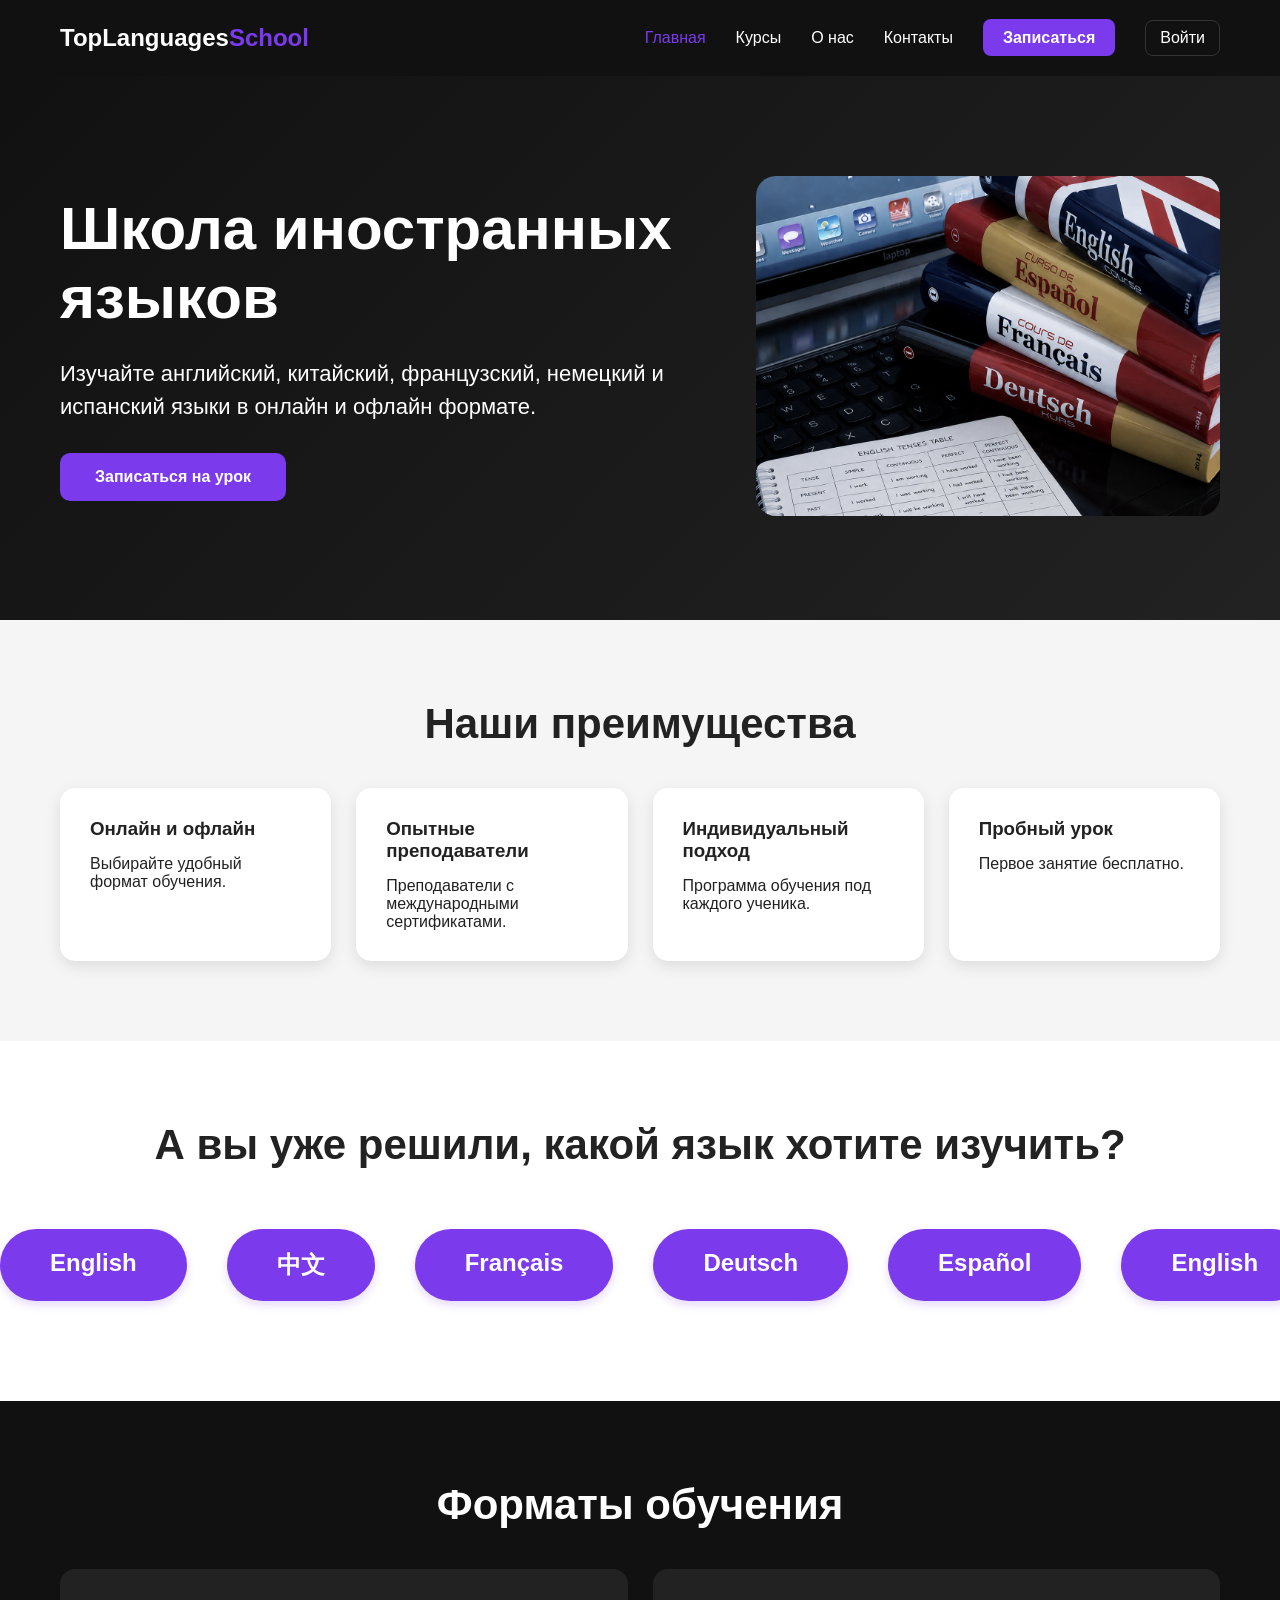
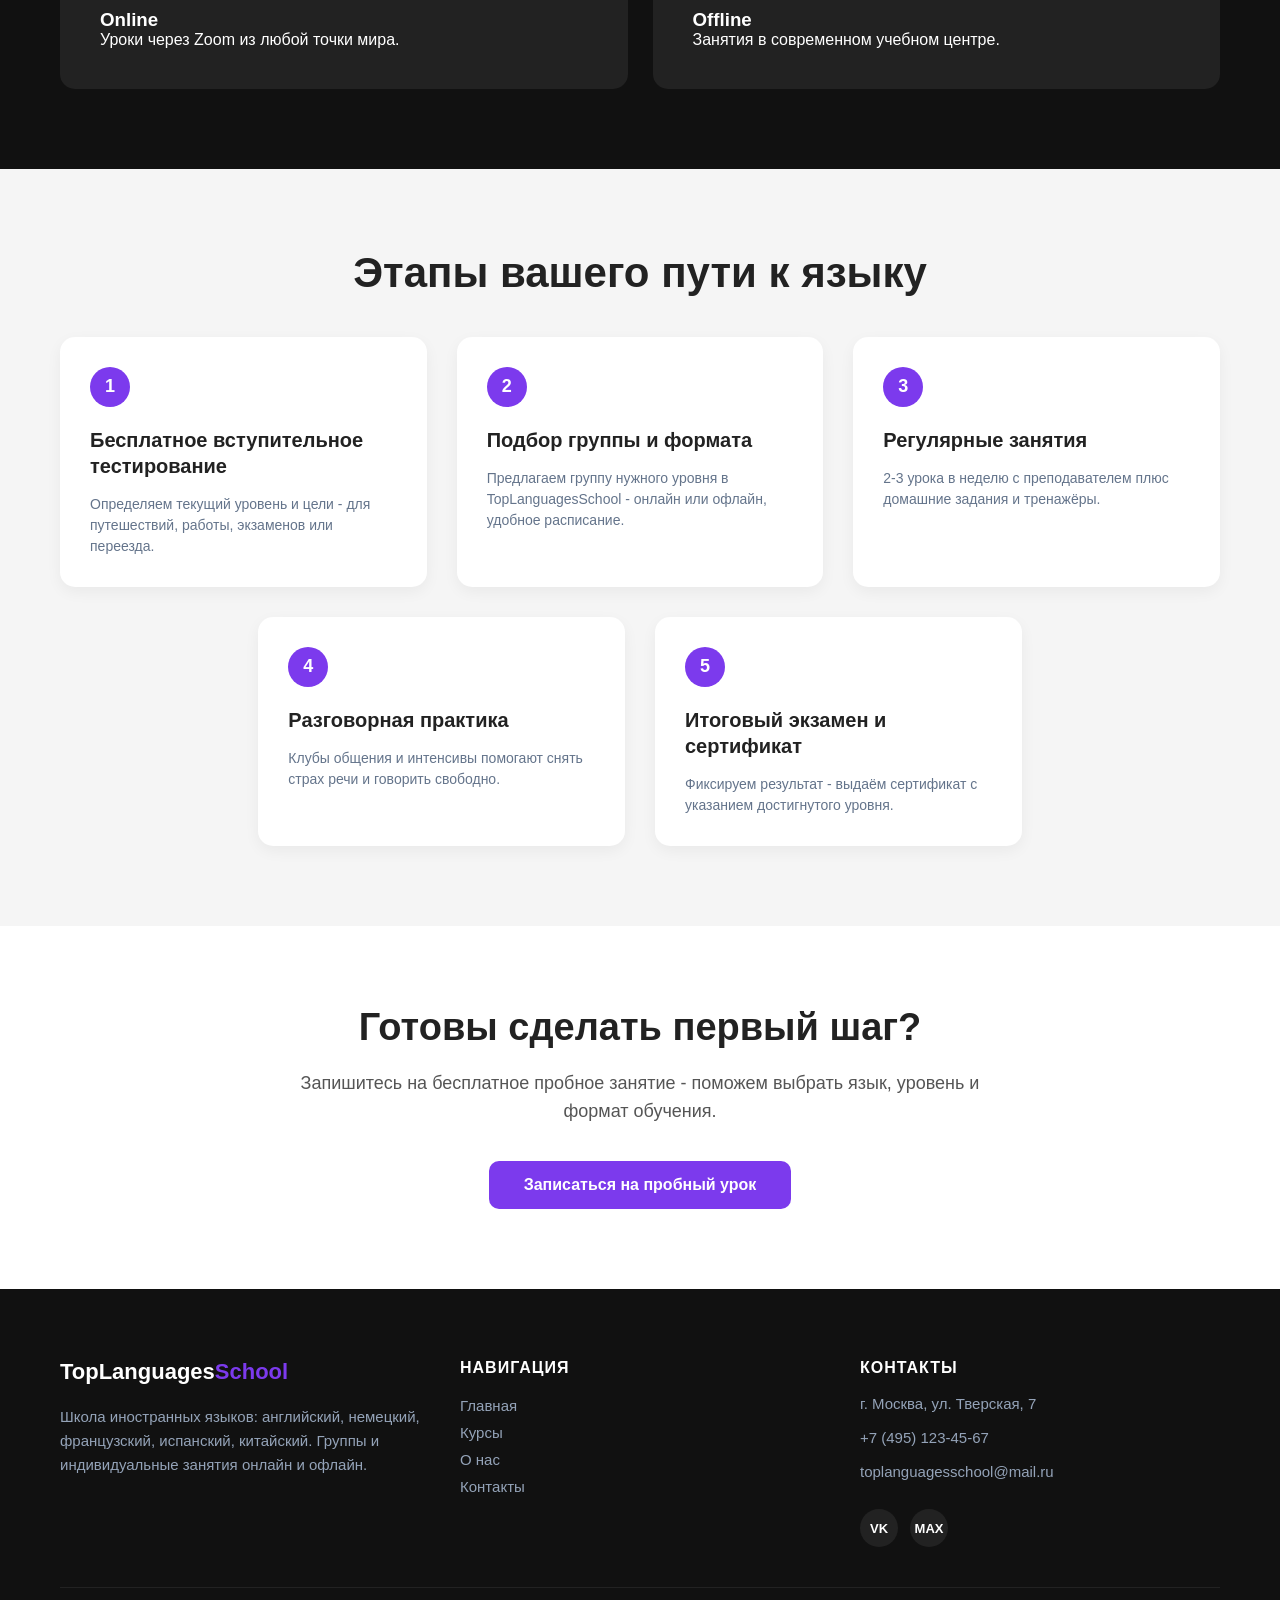
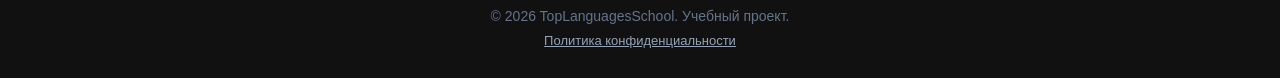
<file: index.html>
<!DOCTYPE html>
<html lang="ru">
<head>
    <meta charset="UTF-8">
    <meta name="viewport" content="width=device-width, initial-scale=1.0">
    <title>TopLanguagesSchool</title>
    <link rel="stylesheet" href="css/style.css">
</head>
<body>
    <header>
        <div class="container">
            <div class="header-content">
                <div class="logo">
                    <a href="index.html">TopLanguages<span>School</span></a>
                </div>
                <nav>
                    <ul>
                        <li><a href="index.html">Главная</a></li>
                        <li><a href="courses.html">Курсы</a></li>
                        <li><a href="about.html">О нас</a></li>
                        <li><a href="contacts.html">Контакты</a></li>
                        <li><a href="form.html" class="nav-btn">Записаться</a></li>
                    </ul>
                </nav>
            </div>
        </div>
    </header>
    <section class="hero">
        <div class="container">
            <div class="hero-content">
                <div class="hero-text">
                    <h1>Школа иностранных языков</h1>
                    <p>Изучайте английский, китайский, французский, немецкий и испанский языки в онлайн и офлайн формате.</p>
                    <a href="form.html" class="btn">Записаться на урок</a>
                </div>
                <div class="hero-image">
                    <img src="images/mainImage.png" alt="Обучение">
                </div>
            </div>
        </div>
    </section>
    <section class="advantages">
        <div class="container">
            <h2>Наши преимущества</h2>
            <div class="cards">
                <div class="card">
                    <h3>Онлайн и офлайн</h3>
                    <p>Выбирайте удобный формат обучения.</p>
                </div>
                <div class="card">
                    <h3>Опытные преподаватели</h3>
                    <p>Преподаватели с международными сертификатами.</p>
                </div>
                <div class="card">
                    <h3>Индивидуальный подход</h3>
                    <p>Программа обучения под каждого ученика.</p>
                </div>
                <div class="card">
                    <h3>Пробный урок</h3>
                    <p>Первое занятие бесплатно.</p>
                </div>
            </div>
        </div>
    </section>
    <section class="languages">
        <h2>А вы уже решили, какой язык хотите изучить?</h2>
        <div class="marquee-container">
            <div class="marquee-track">
                <div class="marquee-group">
                    <div class="language-ticker">English</div>
                    <div class="language-ticker">中文</div>
                    <div class="language-ticker">Français</div>
                    <div class="language-ticker">Deutsch</div>
                    <div class="language-ticker">Español</div>
                    <div class="language-ticker">English</div>
                    <div class="language-ticker">中文</div>
                    <div class="language-ticker">Français</div>
                    <div class="language-ticker">Deutsch</div>
                    <div class="language-ticker">Español</div>
                </div>
                <div class="marquee-group">
                    <div class="language-ticker">English</div>
                    <div class="language-ticker">中文</div>
                    <div class="language-ticker">Français</div>
                    <div class="language-ticker">Deutsch</div>
                    <div class="language-ticker">Español</div>
                    <div class="language-ticker">English</div>
                    <div class="language-ticker">中文</div>
                    <div class="language-ticker">Français</div>
                    <div class="language-ticker">Deutsch</div>
                    <div class="language-ticker">Español</div>
                </div>
            </div>
        </div>
    </section>

    <section class="formats">
        <div class="container">
            <h2>Форматы обучения</h2>
            <div class="format-grid">
                <div class="format-card">
                    <h3>Online</h3>
                    <p>Уроки через Zoom из любой точки мира.</p>
                </div>
                <div class="format-card">
                    <h3>Offline</h3>
                    <p>Занятия в современном учебном центре.</p>
                </div>
            </div>
        </div>
    </section>

    <section class="steps">
        <div class="container">
            <h2>Этапы вашего пути к языку</h2>
            <div class="steps-grid">
                <div class="step-card">
                    <div class="step-number">1</div>
                    <h3>Бесплатное вступительное тестирование</h3>
                    <p>Определяем текущий уровень и цели - для путешествий, работы, экзаменов или переезда.</p>
                </div>
                <div class="step-card">
                    <div class="step-number">2</div>
                    <h3>Подбор группы и формата</h3>
                    <p>Предлагаем группу нужного уровня в TopLanguagesSchool - онлайн или офлайн, удобное расписание.</p>
                </div>
                <div class="step-card">
                    <div class="step-number">3</div>
                    <h3>Регулярные занятия</h3>
                    <p>2-3 урока в неделю с преподавателем плюс домашние задания и тренажёры.</p>
                </div>
                <div class="step-card">
                    <div class="step-number">4</div>
                    <h3>Разговорная практика</h3>
                    <p>Клубы общения и интенсивы помогают снять страх речи и говорить свободно.</p>
                </div>
                <div class="step-card">
                    <div class="step-number">5</div>
                    <h3>Итоговый экзамен и сертификат</h3>
                    <p>Фиксируем результат - выдаём сертификат с указанием достигнутого уровня.</p>
                </div>
            </div>
        </div>
    </section>
    <section class="cta-section">
        <div class="container">
            <div class="cta-content">
                <h2>Готовы сделать первый шаг?</h2>
                <p>Запишитесь на бесплатное пробное занятие - поможем выбрать язык, уровень и формат обучения.</p>
                <a href="form.html" class="btn">Записаться на пробный урок</a>
            </div>
        </div>
    </section>
    <footer>
        <div class="container">
            <div class="footer-top">
                <div class="footer-block">
                    <div class="logo">
                        TopLanguages<span>School</span>
                    </div>
                    <p>Школа иностранных языков: английский, немецкий, французский, испанский, китайский. Группы и индивидуальные занятия онлайн и офлайн.</p>
                </div>
                <div class="footer-block">
                    <h3>Навигация</h3>
                    <ul>
                        <li><a href="index.html">Главная</a></li>
                        <li><a href="courses.html">Курсы</a></li>
                        <li><a href="about.html">О нас</a></li>
                        <li><a href="contacts.html">Контакты</a></li>
                    </ul>
                </div>
                <div class="footer-block contacts-block">
                    <h3>Контакты</h3>
                    <p>г. Москва, ул. Тверская, 7</p>
                    <p>+7 (495) 123-45-67</p>
                    <p>toplanguagesschool@mail.ru</p>
                    <div class="footer-socials">
                        <a href="https://vk.com" class="social-icon" target="_blank" rel="noopener noreferrer" aria-label="ВКонтакте">VK</a>
                        <a href="https://web.max.ru/" class="social-icon" target="_blank" rel="noopener noreferrer" aria-label="MAX">MAX</a>
                    </div>
                </div>
            </div>
            <div class="footer-bottom">
                <p>© <span id="year">2026</span> TopLanguagesSchool. Учебный проект.</p>
            </div>
        </div>
    </footer>
    <script src="js/common.js"></script>
    <script src="js/storage.js"></script>
    <script src="js/auth.js"></script>
</body>
</html>
</file>
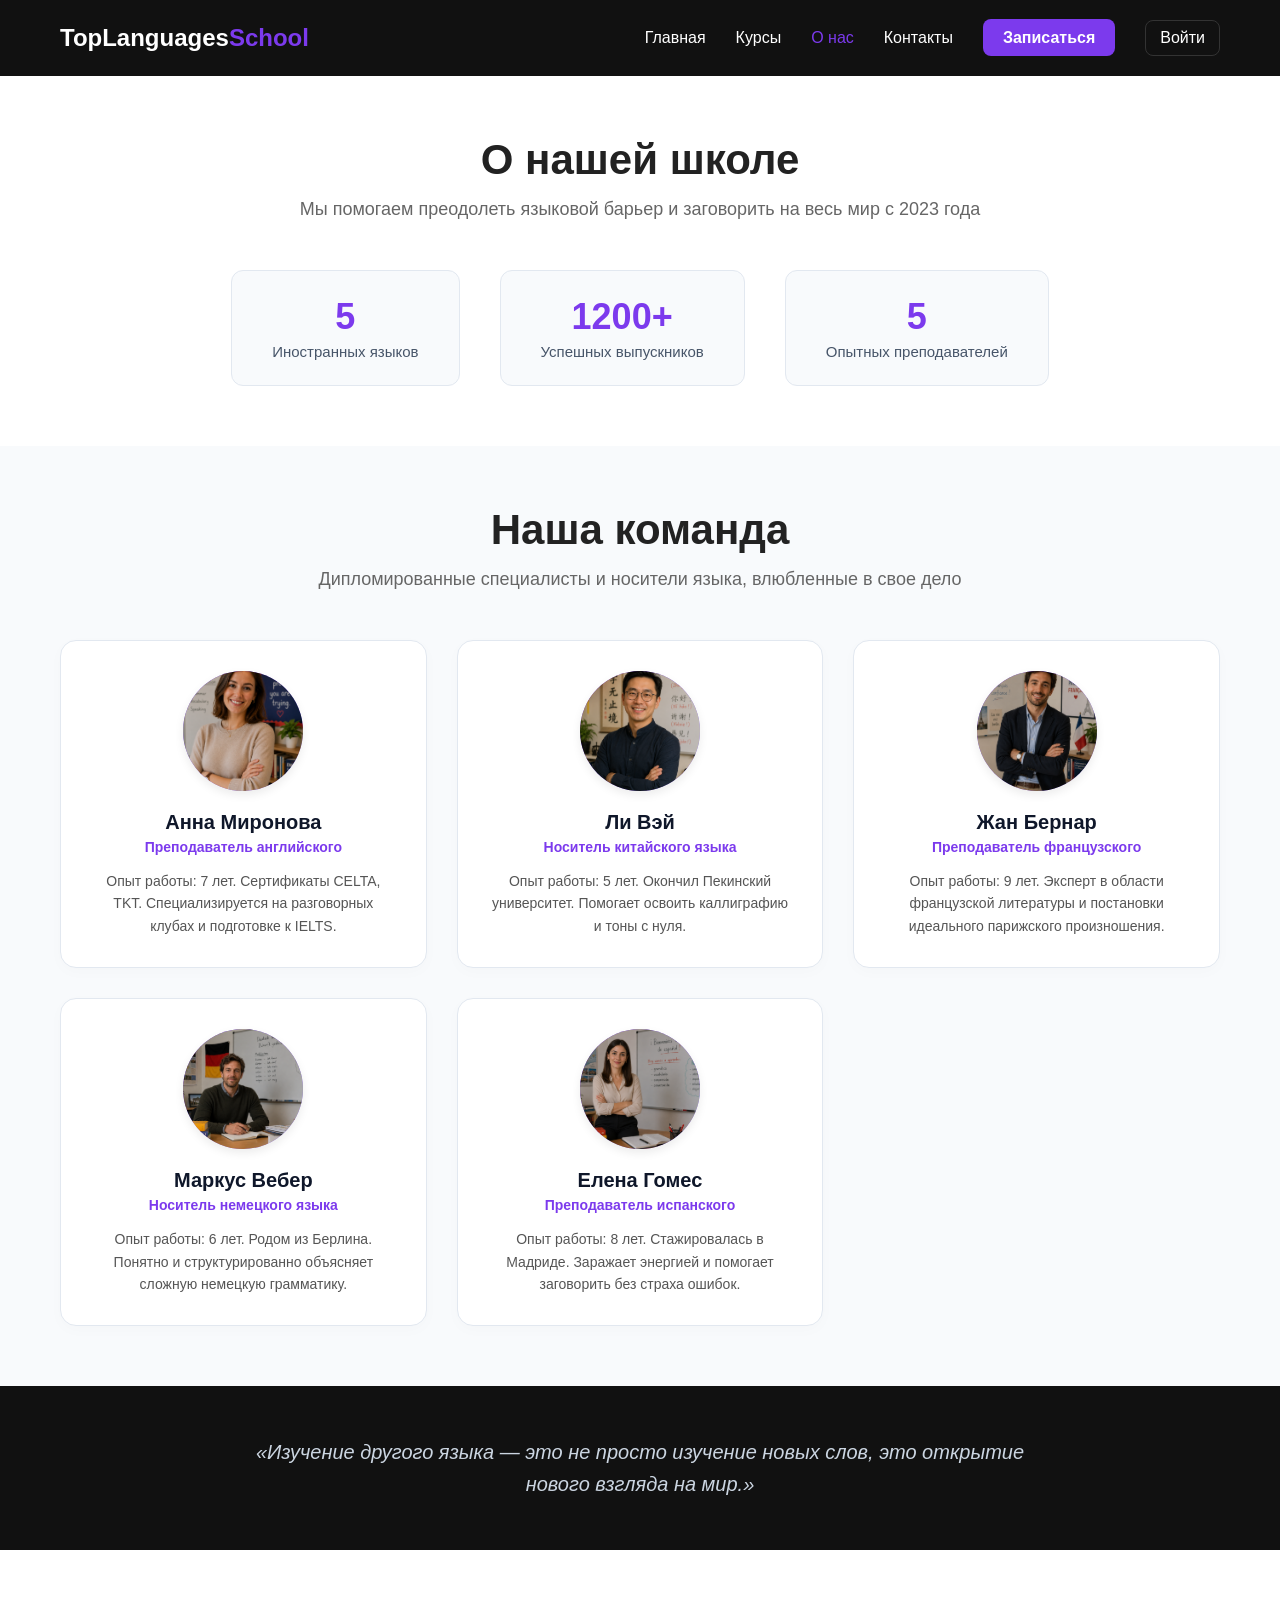
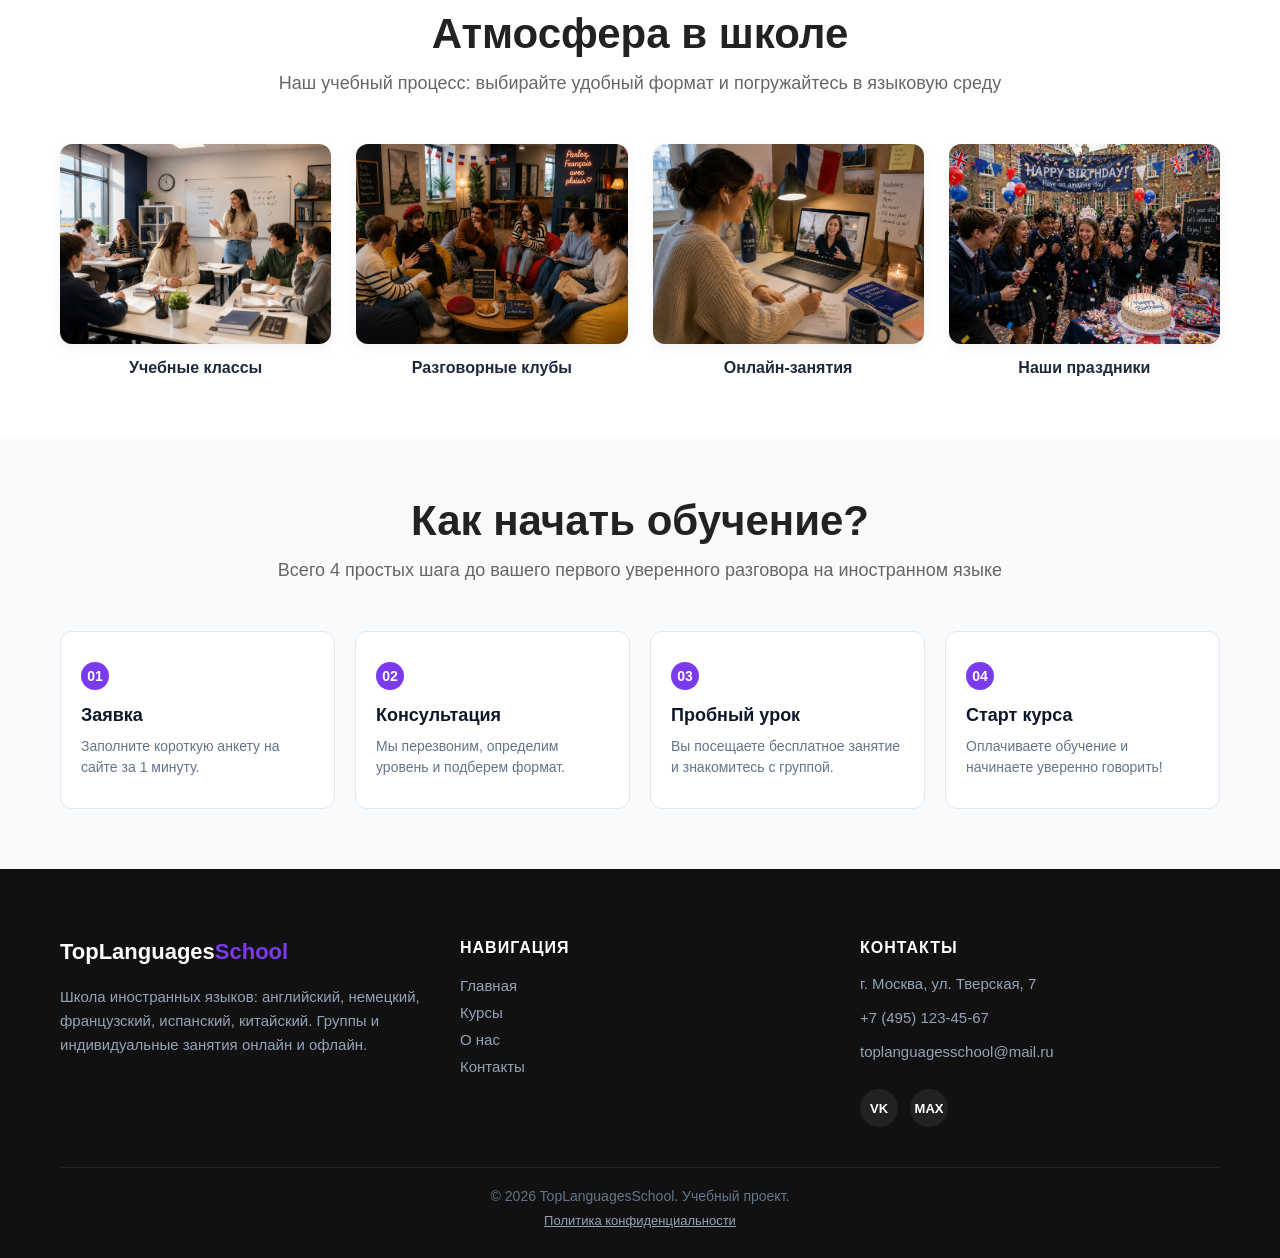
<file: about.html>
<!DOCTYPE html>
<html lang="ru">
<head>
    <meta charset="UTF-8">
    <meta name="viewport" content="width=device-width, initial-scale=1.0">
    <title>О нас - TopLanguagesSchool</title>
    <link rel="stylesheet" href="css/style.css">
</head>
<body>
    <header>
        <div class="container">
            <div class="header-content">
                <div class="logo">
                   <a href="index.html">TopLanguages<span>School</span></a>
                </div>
                <nav>
                    <ul>
                        <li><a href="index.html">Главная</a></li>
                        <li><a href="courses.html">Курсы</a></li>
                        <li><a href="about.html">О нас</a></li>
                        <li><a href="contacts.html">Контакты</a></li>
                        <li><a href="form.html" class="nav-btn">Записаться</a></li>
                    </ul>
                </nav>
            </div>
        </div>
    </header>

    <section class="about-hero">
        <div class="container">
            <h2>О нашей школе</h2>
            <p class="section-subtitle">Мы помогаем преодолеть языковой барьер и заговорить на весь мир с 2023 года</p>
            <div class="about-features">
                <div class="feature-mini-card">
                    <h3>5</h3>
                    <p>Иностранных языков</p>
                </div>
                <div class="feature-mini-card">
                    <h3>1200+</h3>
                    <p>Успешных выпускников</p>
                </div>
                <div class="feature-mini-card">
                    <h3>5</h3>
                    <p>Опытных преподавателей</p>
                </div>
            </div>
        </div>
    </section>

    <section class="team-section">
        <div class="container">
            <h2>Наша команда</h2>
            <p class="section-subtitle">Дипломированные специалисты и носители языка, влюбленные в свое дело</p>
            
            <div class="team-grid">
                <div class="team-card">
                    <div class="team-photo-wrapper">
                        <img src="images/teacher-en.jpg" alt="Анна Миронова">
                    </div>
                    <h3>Анна Миронова</h3>
                    <p class="team-role">Преподаватель английского</p>
                    <p class="team-info">Опыт работы: 7 лет. Сертификаты CELTA, TKT. Специализируется на разговорных клубах и подготовке к IELTS.</p>
                </div>

                <div class="team-card">
                    <div class="team-photo-wrapper">
                        <img src="images/teacher-zh.jpg" alt="Ли Вэй">
                    </div>
                    <h3>Ли Вэй</h3>
                    <p class="team-role">Носитель китайского языка</p>
                    <p class="team-info">Опыт работы: 5 лет. Окончил Пекинский университет. Помогает освоить каллиграфию и тоны с нуля.</p>
                </div>

                <div class="team-card">
                    <div class="team-photo-wrapper">
                        <img src="images/teacher-fr.jpg" alt="Жан Бернар">
                    </div>
                    <h3>Жан Бернар</h3>
                    <p class="team-role">Преподаватель французского</p>
                    <p class="team-info">Опыт работы: 9 лет. Эксперт в области французской литературы и постановки идеального парижского произношения.</p>
                </div>

                <div class="team-card">
                    <div class="team-photo-wrapper">
                        <img src="images/teacher-de.jpg" alt="Маркус Вебер">
                    </div>
                    <h3>Маркус Вебер</h3>
                    <p class="team-role">Носитель немецкого языка</p>
                    <p class="team-info">Опыт работы: 6 лет. Родом из Берлина. Понятно и структурированно объясняет сложную немецкую грамматику.</p>
                </div>

                <div class="team-card">
                    <div class="team-photo-wrapper">
                        <img src="images/teacher-es.jpg" alt="Елена Гомес">
                    </div>
                    <h3>Елена Гомес</h3>
                    <p class="team-role">Преподаватель испанского</p>
                    <p class="team-info">Опыт работы: 8 лет. Стажировалась в Мадриде. Заражает энергией и помогает заговорить без страха ошибок.</p>
                </div>
            </div>
        </div>
    </section>

    <div class="quote-divider">
        <div class="container">
            <p class="quote-text">«Изучение другого языка — это не просто изучение новых слов, это открытие нового взгляда на мир.»</p>
        </div>
    </div>

    <section class="gallery-section">
        <div class="container">
            <h2>Атмосфера в школе</h2>
            <p class="section-subtitle">Наш учебный процесс: выбирайте удобный формат и погружайтесь в языковую среду</p>
            
            <div class="gallery-grid">
                <div class="gallery-item">
                    <div class="gallery-image-wrapper">
                        <img src="images/classroom.jpg" alt="Учебные классы">
                    </div>
                    <h4>Учебные классы</h4>
                </div>
                
                <div class="gallery-item">
                    <div class="gallery-image-wrapper">
                        <img src="images/club.jpg" alt="Разговорные клубы">
                    </div>
                    <h4>Разговорные клубы</h4>
                </div>
                
                <div class="gallery-item">
                    <div class="gallery-image-wrapper">
                        <img src="images/online-class.jpg" alt="Онлайн-занятия">
                    </div>
                    <h4>Онлайн-занятия</h4>
                </div>
                
                <div class="gallery-item">
                    <div class="gallery-image-wrapper">
                        <img src="images/party.jpg" alt="Наши праздники">
                    </div>
                    <h4>Наши праздники</h4>
                </div>
            </div>
        </div>
    </section>

    <section class="steps-section">
        <div class="container">
            <h2>Как начать обучение?</h2>
            <p class="section-subtitle">Всего 4 простых шага до вашего первого уверенного разговора на иностранном языке</p>
            
            <div class="steps-grid">
                <div class="step-card">
                    <div class="step-num">01</div>
                    <h4>Заявка</h4>
                    <p>Заполните короткую анкету на сайте за 1 минуту.</p>
                </div>
                <div class="step-card">
                    <div class="step-num">02</div>
                    <h4>Консультация</h4>
                    <p>Мы перезвоним, определим уровень и подберем формат.</p>
                </div>
                <div class="step-card">
                    <div class="step-num">03</div>
                    <h4>Пробный урок</h4>
                    <p>Вы посещаете бесплатное занятие и знакомитесь с группой.</p>
                </div>
                <div class="step-card">
                    <div class="step-num">04</div>
                    <h4>Старт курса</h4>
                    <p>Оплачиваете обучение и начинаете уверенно говорить!</p>
                </div>
            </div>
        </div>
    </section>

    <footer>
        <div class="container">
            <div class="footer-top">
                <div class="footer-block">
                    <div class="logo">
                        TopLanguages<span>School</span>
                    </div>
                    <p>Школа иностранных языков: английский, немецкий, французский, испанский, китайский. Группы и индивидуальные занятия онлайн и офлайн.</p>
                </div>
                <div class="footer-block">
                    <h3>Навигация</h3>
                    <ul>
                        <li><a href="index.html">Главная</a></li>
                        <li><a href="courses.html">Курсы</a></li>
                        <li><a href="about.html">О нас</a></li>
                        <li><a href="contacts.html">Контакты</a></li>
                    </ul>
                </div>
                <div class="footer-block contacts-block">
                    <h3>Контакты</h3>
                    <p>г. Москва, ул. Тверская, 7</p>
                    <p>+7 (495) 123-45-67</p>
                    <p>toplanguagesschool@mail.ru</p>
                    <div class="footer-socials">
                        <a href="https://vk.com" class="social-icon" target="_blank" rel="noopener noreferrer" aria-label="ВКонтакте">VK</a>
                        <a href="https://web.max.ru/" class="social-icon" target="_blank" rel="noopener noreferrer" aria-label="MAX">MAX</a>
                    </div>
                </div>
            </div>
            <div class="footer-bottom">
                <p>© <span id="year">2026</span> TopLanguagesSchool. Учебный проект.</p>
            </div>
        </div>
    </footer>
    <script src="js/common.js"></script>
    <script src="js/storage.js"></script>
    <script src="js/auth.js"></script>
</body>
</html>
</file>
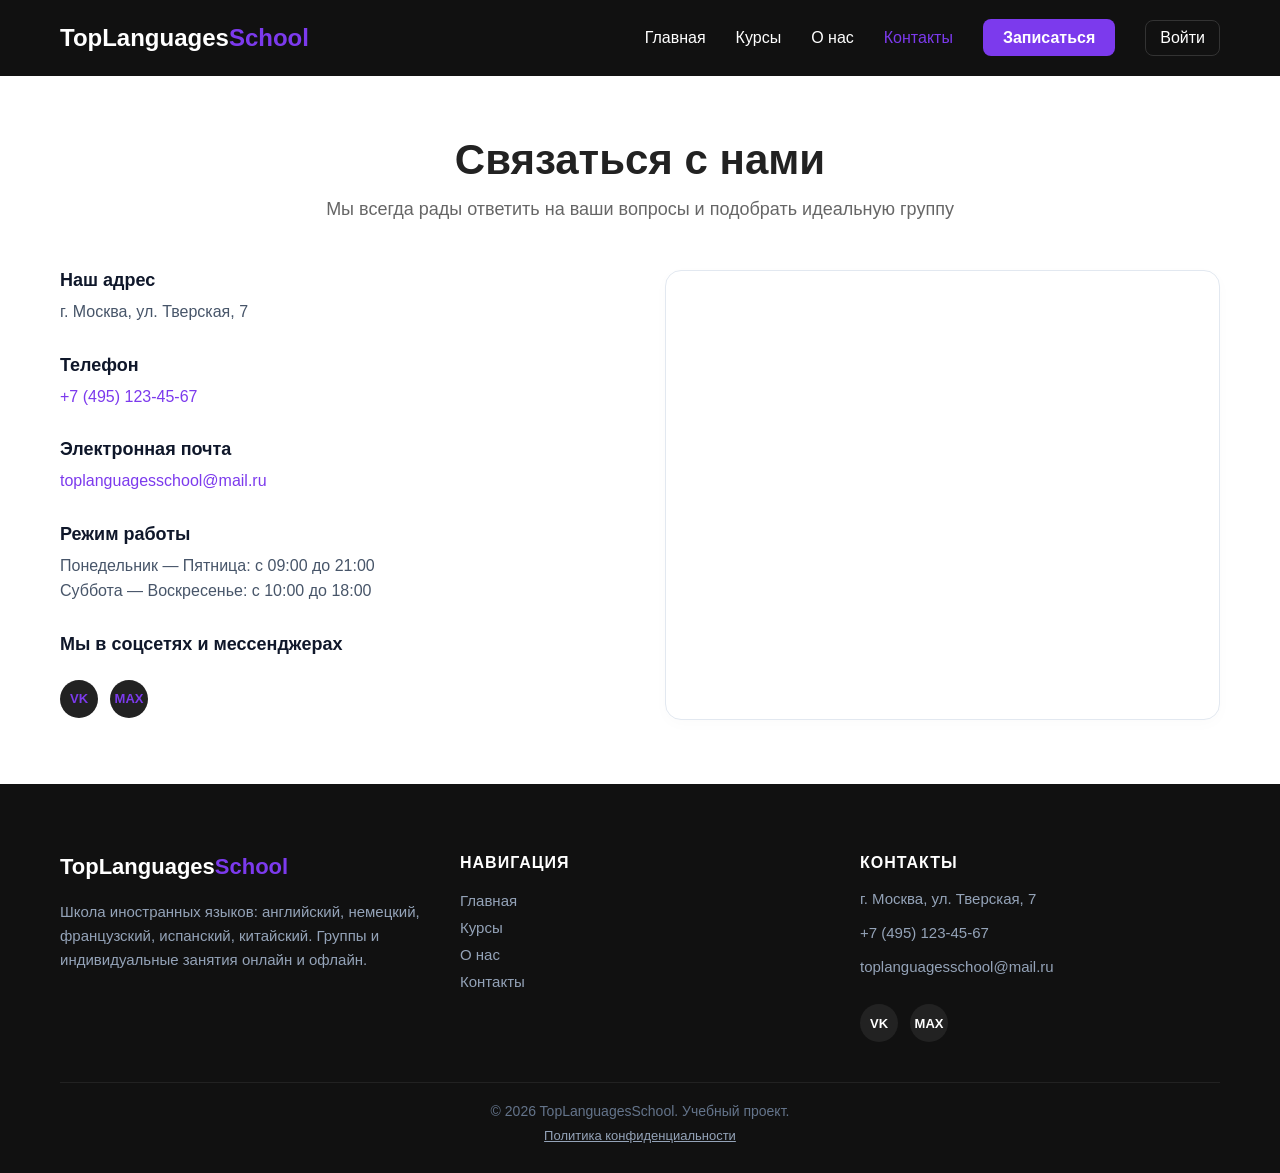
<file: contacts.html>
<!DOCTYPE html>
<html lang="ru">
<head>
    <meta charset="UTF-8">
    <meta name="viewport" content="width=device-width, initial-scale=1.0">
    <title>Контакты - TopLanguagesSchool</title>
    <link rel="stylesheet" href="css/style.css">
</head>
<body>
    <header>
        <div class="container">
            <div class="header-content">
                <div class="logo">
                   <a href="index.html">TopLanguages<span>School</span></a>
                </div>
                <nav>
                    <ul>
                        <li><a href="index.html">Главная</a></li>
                        <li><a href="courses.html">Курсы</a></li>
                        <li><a href="about.html">О нас</a></li>
                        <li><a href="contacts.html">Контакты</a></li>
                        <li><a href="form.html" class="nav-btn">Записаться</a></li>
                    </ul>
                </nav>
            </div>
        </div>
    </header>

    <section class="contacts-page">
        <div class="container">
            <h2>Связаться с нами</h2>
            <p class="section-subtitle">Мы всегда рады ответить на ваши вопросы и подобрать идеальную группу</p>
            
            <div class="contacts-grid">
                <div class="contacts-info-box">
                    <div class="info-block-item">
                        <h4>Наш адрес</h4>
                        <p>г. Москва, ул. Тверская, 7</p>
                    </div>

                    <div class="info-block-item">
                        <h4>Телефон</h4>
                        <p><a href="tel:+74951234567">+7 (495) 123-45-67</a></p>
                    </div>

                    <div class="info-block-item">
                        <h4>Электронная почта</h4>
                        <p><a href="mailto:toplanguagesschool@mail.ru">toplanguagesschool@mail.ru</a></p>
                    </div>

                    <div class="info-block-item">
                        <h4>Режим работы</h4>
                        <p>Понедельник — Пятница: с 09:00 до 21:00</p>
                        <p>Суббота — Воскресенье: с 10:00 до 18:00</p>
                    </div>

                    <div class="info-block-item">
                        <h4>Мы в соцсетях и мессенджерах</h4>
                        <div class="footer-socials contacts-page-socials">
                            <a href="https://vk.com" class="social-icon" target="_blank" rel="noopener noreferrer" aria-label="ВКонтакте">VK</a>
                            <a href="https://web.max.ru/" class="social-icon" target="_blank" rel="noopener noreferrer" aria-label="MAX">MAX</a>
                        </div>
                    </div>
                </div>

                <div class="contacts-map-box">
                    <iframe src="https://yandex.ru/map-widget/v1/?um=constructor%3A912d36bbf5ce2363258016955017b62f874fd1b711772d5495c94d9a5bfc6ed7&amp;source=constructor" width="100%" height="450" frameborder="0" style="border-radius: 16px; border: 1px solid #e2e8f0; box-shadow: 0 4px 15px rgba(0,0,0,0.02);"></iframe>
                </div>

            </div>
        </div>
    </section>

    <footer>
        <div class="container">
            <div class="footer-top">
                <div class="footer-block">
                    <div class="logo">
                        TopLanguages<span>School</span>
                    </div>
                    <p>Школа иностранных языков: английский, немецкий, французский, испанский, китайский. Группы и индивидуальные занятия онлайн и офлайн.</p>
                </div>
                <div class="footer-block">
                    <h3>Навигация</h3>
                    <ul>
                        <li><a href="index.html">Главная</a></li>
                        <li><a href="courses.html">Курсы</a></li>
                        <li><a href="about.html">О нас</a></li>
                        <li><a href="contacts.html">Контакты</a></li>
                    </ul>
                </div>
                <div class="footer-block contacts-block">
                    <h3>Контакты</h3>
                    <p>г. Москва, ул. Тверская, 7</p>
                    <p>+7 (495) 123-45-67</p>
                    <p>toplanguagesschool@mail.ru</p>
                    <div class="footer-socials">
                        <a href="https://vk.com" class="social-icon" target="_blank" rel="noopener noreferrer" aria-label="ВКонтакте">VK</a>
                        <a href="https://web.max.ru/" class="social-icon" target="_blank" rel="noopener noreferrer" aria-label="MAX">MAX</a>
                    </div>
                </div>
            </div>
            <div class="footer-bottom">
                <p>© <span id="year">2026</span> TopLanguagesSchool. Учебный проект.</p>
            </div>
        </div>
    </footer>
    <script src="js/common.js"></script>
    <script src="js/storage.js"></script>
    <script src="js/auth.js"></script>
</body>
</html>
</file>
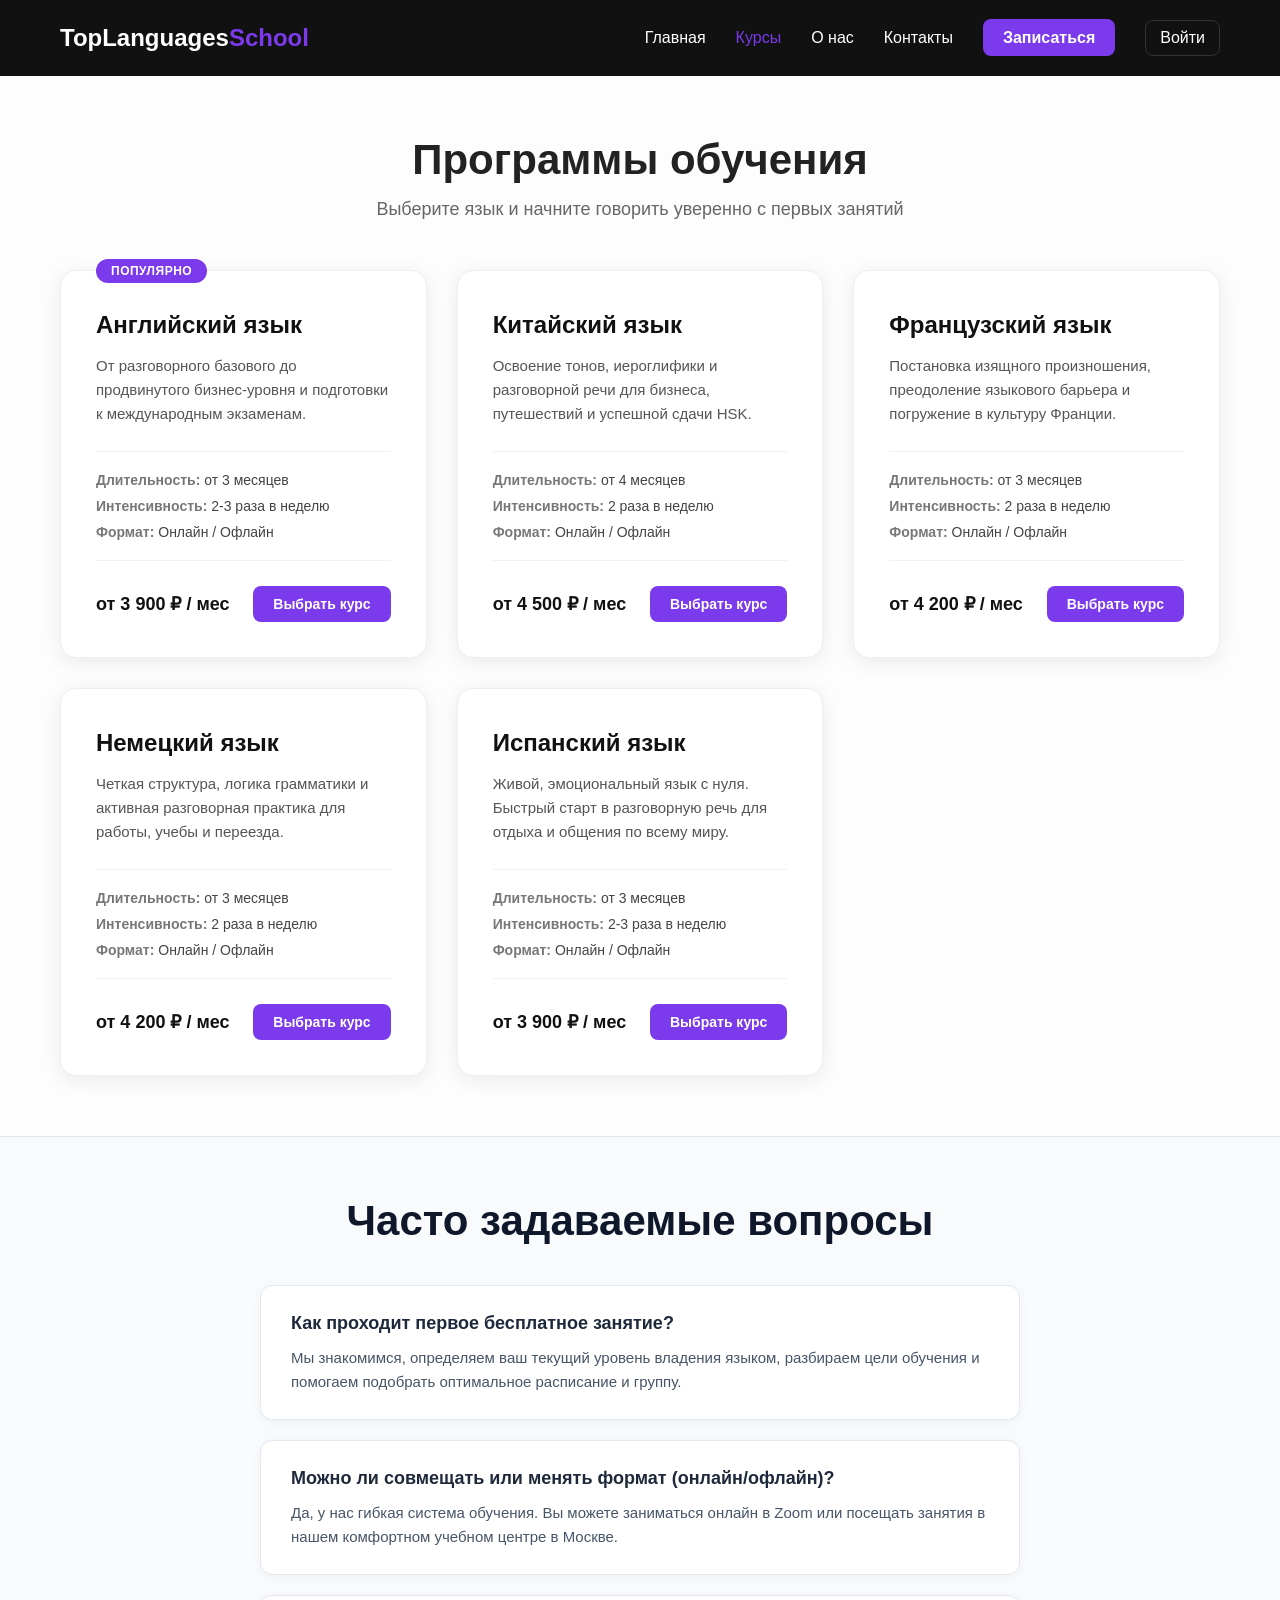
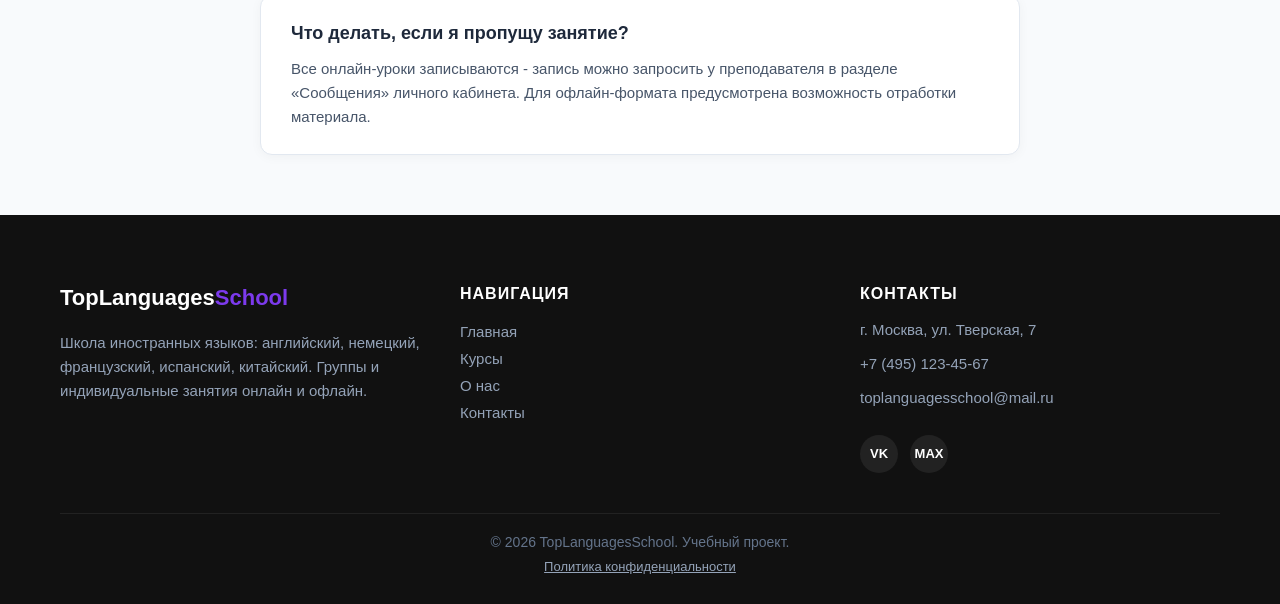
<file: courses.html>
<!DOCTYPE html>
<html lang="ru">
<head>
    <meta charset="UTF-8">
    <meta name="viewport" content="width=device-width, initial-scale=1.0">
    <title>Наши курсы - TopLanguagesSchool</title>
    <link rel="stylesheet" href="css/style.css">
</head>
<body>
    <header>
        <div class="container">
            <div class="header-content">
                <div class="logo">
                    <a href="index.html">TopLanguages<span>School</span></a>
                </div>
                <nav>
                    <ul>
                        <li><a href="index.html">Главная</a></li>
                        <li><a href="courses.html">Курсы</a></li>
                        <li><a href="about.html">О нас</a></li>
                        <li><a href="contacts.html">Контакты</a></li>
                        <li><a href="form.html" class="nav-btn">Записаться</a></li>
                    </ul>
                </nav>
            </div>
        </div>
    </header>

    <section class="courses-page">
        <div class="container">
            <h2>Программы обучения</h2>
            <p class="section-subtitle">Выберите язык и начните говорить уверенно с первых занятий</p>

            <div class="courses-grid">
                <div class="course-card-detailed">
                    <div class="course-badge">Популярно</div>
                    <h3>Английский язык</h3>
                    <p class="course-desc">От разговорного базового до продвинутого бизнес-уровня и подготовки к международным экзаменам.</p>
                    <div class="course-info-list">
                        <div class="info-item"><span>Длительность:</span> от 3 месяцев</div>
                        <div class="info-item"><span>Интенсивность:</span> 2-3 раза в неделю</div>
                        <div class="info-item"><span>Формат:</span> Онлайн / Офлайн</div>
                    </div>
                    <div class="course-footer">
                        <span class="course-price">от 3 900 ₽ / мес</span>
                        <a href="form.html" class="btn course-btn">Выбрать курс</a>
                    </div>
                </div>
                <div class="course-card-detailed">
                    <h3>Китайский язык</h3>
                    <p class="course-desc">Освоение тонов, иероглифики и разговорной речи для бизнеса, путешествий и успешной сдачи HSK.</p>
                    <div class="course-info-list">
                        <div class="info-item"><span>Длительность:</span> от 4 месяцев</div>
                        <div class="info-item"><span>Интенсивность:</span> 2 раза в неделю</div>
                        <div class="info-item"><span>Формат:</span> Онлайн / Офлайн</div>
                    </div>
                    <div class="course-footer">
                        <span class="course-price">от 4 500 ₽ / мес</span>
                        <a href="form.html" class="btn course-btn">Выбрать курс</a>
                    </div>
                </div>
                <div class="course-card-detailed">
                    <h3>Французский язык</h3>
                    <p class="course-desc">Постановка изящного произношения, преодоление языкового барьера и погружение в культуру Франции.</p>
                    <div class="course-info-list">
                        <div class="info-item"><span>Длительность:</span> от 3 месяцев</div>
                        <div class="info-item"><span>Интенсивность:</span> 2 раза в неделю</div>
                        <div class="info-item"><span>Формат:</span> Онлайн / Офлайн</div>
                    </div>
                    <div class="course-footer">
                        <span class="course-price">от 4 200 ₽ / мес</span>
                        <a href="form.html" class="btn course-btn">Выбрать курс</a>
                    </div>
                </div>
                <div class="course-card-detailed">
                    <h3>Немецкий язык</h3>
                    <p class="course-desc">Четкая структура, логика грамматики и активная разговорная практика для работы, учебы и переезда.</p>
                    <div class="course-info-list">
                        <div class="info-item"><span>Длительность:</span> от 3 месяцев</div>
                        <div class="info-item"><span>Интенсивность:</span> 2 раза в неделю</div>
                        <div class="info-item"><span>Формат:</span> Онлайн / Офлайн</div>
                    </div>
                    <div class="course-footer">
                        <span class="course-price">от 4 200 ₽ / мес</span>
                        <a href="form.html" class="btn course-btn">Выбрать курс</a>
                    </div>
                </div>
                <div class="course-card-detailed">
                    <h3>Испанский язык</h3>
                    <p class="course-desc">Живой, эмоциональный язык с нуля. Быстрый старт в разговорную речь для отдыха и общения по всему миру.</p>
                    <div class="course-info-list">
                        <div class="info-item"><span>Длительность:</span> от 3 месяцев</div>
                        <div class="info-item"><span>Интенсивность:</span> 2-3 раза в неделю</div>
                        <div class="info-item"><span>Формат:</span> Онлайн / Офлайн</div>
                    </div>
                    <div class="course-footer">
                        <span class="course-price">от 3 900 ₽ / мес</span>
                        <a href="form.html" class="btn course-btn">Выбрать курс</a>
                    </div>
                </div>
            </div>
        </div>
    </section>
    <section class="faq-section">
        <div class="container">
            <h2>Часто задаваемые вопросы</h2>
            <div class="faq-grid">
                <div class="faq-item">
                    <h4>Как проходит первое бесплатное занятие?</h4>
                    <p>Мы знакомимся, определяем ваш текущий уровень владения языком, разбираем цели обучения и помогаем подобрать оптимальное расписание и группу.</p>
                </div>
                <div class="faq-item">
                    <h4>Можно ли совмещать или менять формат (онлайн/офлайн)?</h4>
                    <p>Да, у нас гибкая система обучения. Вы можете заниматься онлайн в Zoom или посещать занятия в нашем комфортном учебном центре в Москве.</p>
                </div>
                <div class="faq-item">
                    <h4>Что делать, если я пропущу занятие?</h4>
                    <p>Все онлайн-уроки записываются - запись можно запросить у преподавателя в разделе «Сообщения» личного кабинета. Для офлайн-формата предусмотрена возможность отработки материала.</p>
                </div>
            </div>
        </div>
    </section>

    <footer>
        <div class="container">
            <div class="footer-top">
                <div class="footer-block">
                    <div class="logo">
                        TopLanguages<span>School</span>
                    </div>
                    <p>Школа иностранных языков: английский, немецкий, французский, испанский, китайский. Группы и индивидуальные занятия онлайн и офлайн.</p>
                </div>
                <div class="footer-block">
                    <h3>Навигация</h3>
                    <ul>
                        <li><a href="index.html">Главная</a></li>
                        <li><a href="courses.html">Курсы</a></li>
                        <li><a href="about.html">О нас</a></li>
                        <li><a href="contacts.html">Контакты</a></li>
                    </ul>
                </div>
                <div class="footer-block contacts-block">
                    <h3>Контакты</h3>
                    <p>г. Москва, ул. Тверская, 7</p>
                    <p>+7 (495) 123-45-67</p>
                    <p>toplanguagesschool@mail.ru</p>
                    <div class="footer-socials">
                        <a href="https://vk.com" class="social-icon" target="_blank" rel="noopener noreferrer" aria-label="ВКонтакте">VK</a>
                        <a href="https://web.max.ru/" class="social-icon" target="_blank" rel="noopener noreferrer" aria-label="MAX">MAX</a>
                    </div>
                </div>
            </div>
            <div class="footer-bottom">
                <p>© <span id="year">2026</span> TopLanguagesSchool. Учебный проект.</p>
            </div>
        </div>
    </footer>
    <script src="js/common.js"></script>
    <script src="js/storage.js"></script>
    <script src="js/auth.js"></script>
</body>
</html>
</file>
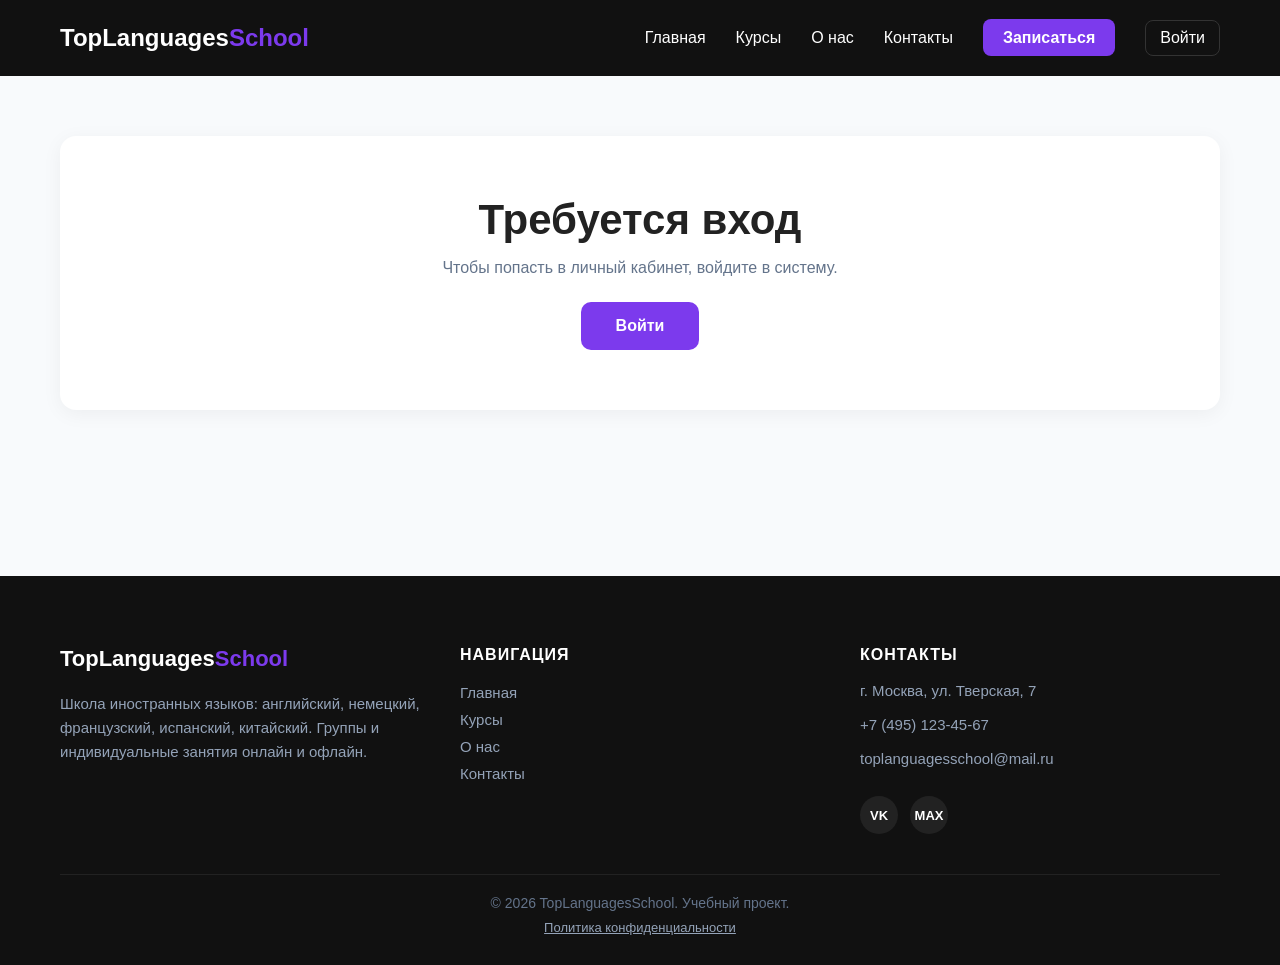
<file: dashboard.html>
<!DOCTYPE html>
<html lang="ru">
<head>
    <meta charset="UTF-8">
    <meta name="viewport" content="width=device-width, initial-scale=1.0">
    <title>Личный кабинет - TopLanguagesSchool</title>
    <link rel="stylesheet" href="css/style.css">
</head>
<body>
    <header>
        <div class="container">
            <div class="header-content">
                <div class="logo">
                    <a href="index.html">TopLanguages<span>School</span></a>
                </div>
                <nav>
                    <ul>
                        <li><a href="index.html">Главная</a></li>
                        <li><a href="courses.html">Курсы</a></li>
                        <li><a href="about.html">О нас</a></li>
                        <li><a href="contacts.html">Контакты</a></li>
                        <li><a href="form.html" class="nav-btn">Записаться</a></li>
                    </ul>
                </nav>
            </div>
        </div>
    </header>

    <section class="dashboard-section">
        <div class="container">
            <div id="notLoggedBox" class="auth-required" style="display:none;">
                <h2>Требуется вход</h2>
                <p>Чтобы попасть в личный кабинет, войдите в систему.</p>
                <a href="login.html" class="btn">Войти</a>
            </div>

            <div id="dashboardBox" style="display:none;">
                <div class="dashboard-header">
                    <div>
                        <h2 id="welcomeTitle">Личный кабинет</h2>
                        <p class="dashboard-subtitle" id="welcomeSubtitle"></p>
                    </div>
                    <button class="btn-outline" id="logoutBtn">Выйти</button>
                </div>

                <div class="dashboard-tabs" id="dashboardTabs"></div>

                <div id="dashboardPanels">

                    <div class="dash-panel" id="panel-requests" style="display: none;">
                        <h3>Заявки с сайта</h3>
                        <div id="adminRequestsList"></div>
                    </div>

                    <div class="dash-panel" id="panel-create-student" style="display: none;">
                        <h3>Создать ученика вручную</h3>
                        <form id="createStudentForm" class="inline-form">
                            <input type="text" name="name" placeholder="Имя и фамилия" required>
                            <input type="text" name="login" placeholder="Логин" required>
                            <select name="language" required>
                                <option value="" disabled selected hidden>Язык</option>
                                <option value="English">Английский</option>
                                <option value="中文">Китайский</option>
                                <option value="Français">Французский</option>
                                <option value="Deutsch">Немецкий</option>
                                <option value="Español">Испанский</option>
                            </select>
                            <button type="submit" class="btn">Создать</button>
                        </form>
                        <p class="form-msg" id="createStudentMsg"></p>
                    </div>

                    <div class="dash-panel" id="panel-students" style="display: none;">
                        <h3>Все ученики</h3>
                        <div style="display:flex; justify-content:space-between; align-items:center; margin-bottom:15px;">
                            <span style="color:#64748b; font-size:14px;">Список всех учеников школы</span>
                            <button class="btn btn-danger btn-sm" id="clearAllStudentsBtn">Очистить учеников</button>
                        </div>
                        <div id="adminStudentsList"></div>
                    </div>

                    <div class="dash-panel" id="panel-teachers" style="display: none;">
                        <h3>Преподаватели</h3>
                        <form id="createTeacherForm" class="inline-form">
                            <input type="text" name="name" placeholder="Имя и фамилия" required>
                            <input type="text" name="login" placeholder="Логин" required>
                            <select name="language" required>
                                <option value="" disabled selected hidden>Язык</option>
                                <option value="English">Английский</option>
                                <option value="中文">Китайский</option>
                                <option value="Français">Французский</option>
                                <option value="Deutsch">Немецкий</option>
                                <option value="Español">Испанский</option>
                            </select>
                            <button type="submit" class="btn">Добавить</button>
                        </form>
                        <p class="form-msg" id="createTeacherMsg"></p>
                        <div id="adminTeachersList"></div>
                    </div>

                    <div class="dash-panel" id="panel-schedule" style="display: none;"></div>

                    <div class="dash-panel" id="panel-student-schedule" style="display: none;">
                        <h3>Моё расписание</h3>
                        <div id="studentScheduleList"></div>
                    </div>

                    <div class="dash-panel" id="panel-teacher-students" style="display: none;">
                        <h3>Мои ученики</h3>
                        <div id="teacherStudentsList"></div>
                    </div>

                    <div class="dash-panel" id="panel-grades" style="display: none;">
                        <h3>Оценки</h3>
                        <div id="gradesView"></div>
                    </div>

                    <div class="dash-panel" id="panel-homework" style="display: none;">
                        <h3>Домашние задания</h3>
                        <div id="homeworkView"></div>
                    </div>

                    <div class="dash-panel" id="panel-data" style="display: none;">
                        <h3>Данные сайта</h3>
                        <div class="dash-form-box">
                            <h4>Сброс</h4>
                            <p class="hint-text">Удалит заявки, учеников, расписание, оценки, задания и сообщения и вернёт демо-пользователей.</p>
                            <button class="btn btn-sm btn-danger" id="resetDataBtn" type="button">Сбросить все данные</button>
                        </div>
                    </div>

                    <div class="dash-panel" id="panel-messages" style="display: none;">
                        <h3>Сообщения</h3>
                        <div id="messagesView"></div>
                    </div>

                    <div class="dash-panel" id="panel-profile" style="display: none;">
                        <h3>Профиль</h3>
                        <div class="profile-card" id="profileView"></div>
                    </div>

                </div>
            </div>
        </div>
    </section>

    <footer>
        <div class="container">
            <div class="footer-top">
                <div class="footer-block">
                    <div class="logo">TopLanguages<span>School</span></div>
                    <p>Школа иностранных языков: английский, немецкий, французский, испанский, китайский. Группы и индивидуальные занятия онлайн и офлайн.</p>
                </div>
                <div class="footer-block">
                    <h3>Навигация</h3>
                    <ul>
                        <li><a href="index.html">Главная</a></li>
                        <li><a href="courses.html">Курсы</a></li>
                        <li><a href="about.html">О нас</a></li>
                        <li><a href="contacts.html">Контакты</a></li>
                    </ul>
                </div>
                <div class="footer-block contacts-block">
                    <h3>Контакты</h3>
                    <p>г. Москва, ул. Тверская, 7</p>
                    <p>+7 (495) 123-45-67</p>
                    <p>toplanguagesschool@mail.ru</p>
                    <div class="footer-socials">
                        <a href="https://vk.com" class="social-icon" target="_blank" rel="noopener noreferrer" aria-label="ВКонтакте">VK</a>
                        <a href="https://web.max.ru/" class="social-icon" target="_blank" rel="noopener noreferrer" aria-label="MAX">MAX</a>
                    </div>
                </div>
            </div>
            <div class="footer-bottom">
                <p>© <span id="year">2026</span> TopLanguagesSchool. Учебный проект.</p>
            </div>
        </div>
    </footer>
    <script src="js/common.js"></script>
    <script src="js/storage.js"></script>
    <script src="js/auth.js"></script>
    <script src="js/dashboard.js"></script>
</body>
</html>
</file>
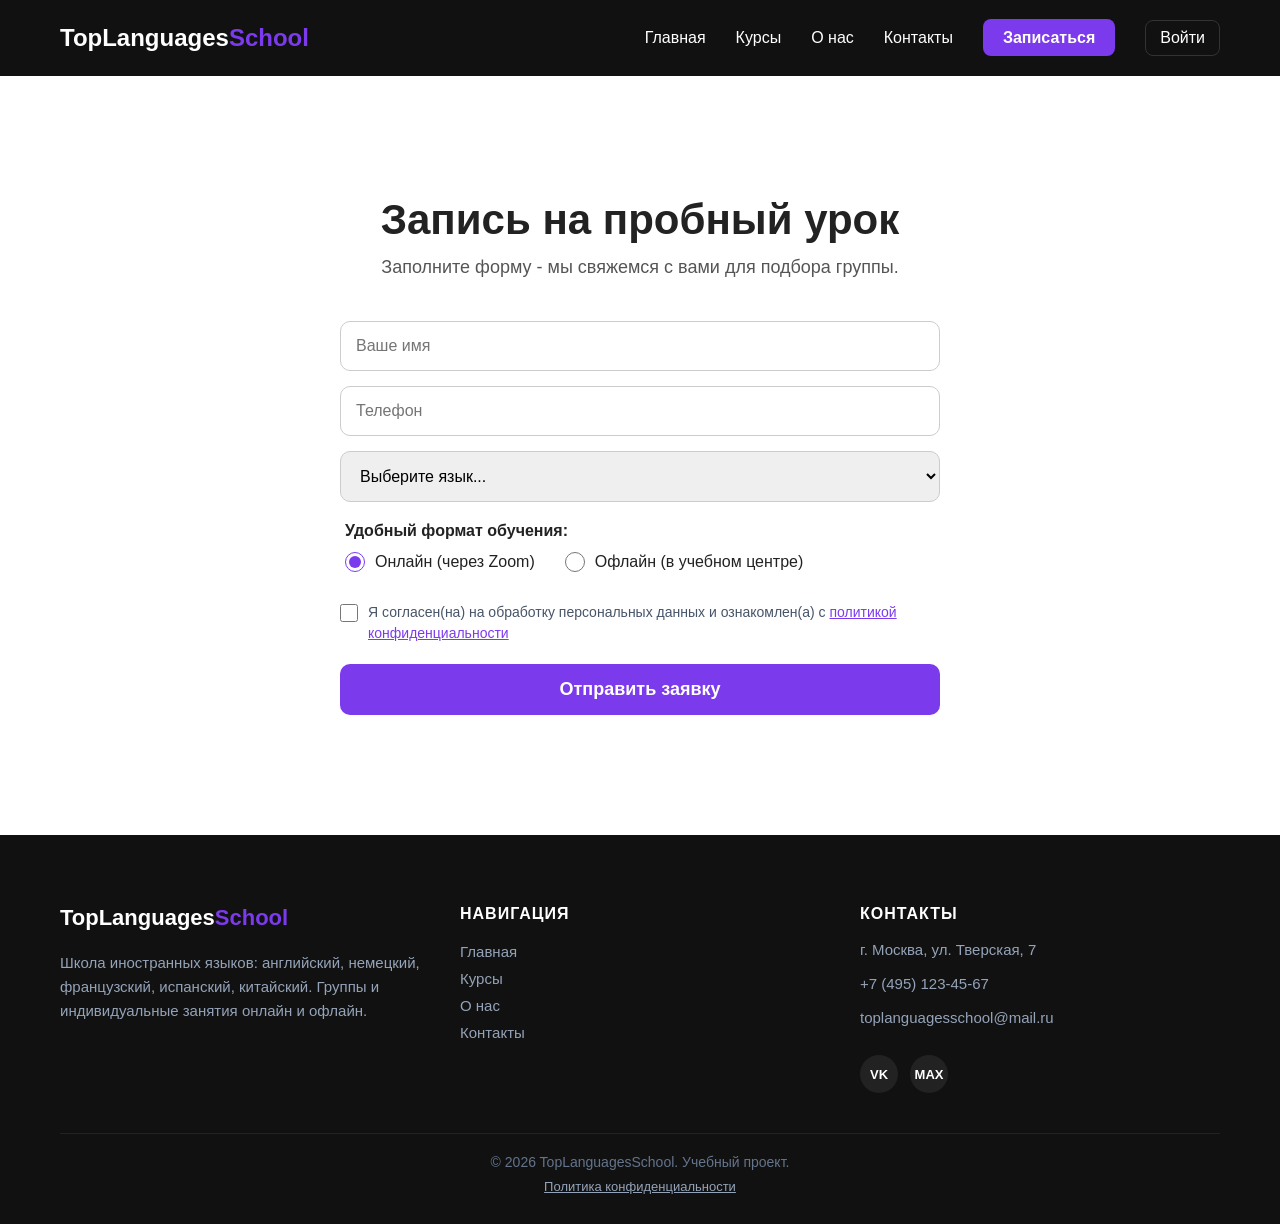
<file: form.html>
<!DOCTYPE html>
<html lang="ru">
<head>
    <meta charset="UTF-8">
    <meta name="viewport" content="width=device-width, initial-scale=1.0">
    <title>Запись на урок - TopLanguagesSchool</title>
    <link rel="stylesheet" href="css/style.css">
    <style>
        .form-subtitle {
            text-align: center;
            color: #555;
            font-size: 18px;
            margin-top: -30px;
            margin-bottom: 40px;
            line-height: 1.5;
        }
        .format-selection {
            margin-bottom: 25px;
            padding: 5px;
        }
        .format-label {
            display: block;
            font-weight: bold;
            margin-bottom: 12px;
            font-size: 16px;
            color: #222;
        }
        .radio-group {
            display: flex;
            gap: 30px;
        }
        .radio-option {
            display: flex;
            align-items: center;
            cursor: pointer;
            font-size: 16px;
            user-select: none;
        }
        .radio-option input[type="radio"] {
            width: 20px;
            height: 20px;
            margin-right: 10px;
            margin-bottom: 0;
            accent-color: #7c3aed;
            cursor: pointer;
        }
    </style>
</head>
<body>
    <header>
        <div class="container">
            <div class="header-content">
                <div class="logo">
                    <a href="index.html">TopLanguages<span>School</span></a>
                </div>
                <nav>
                    <ul>
                        <li><a href="index.html">Главная</a></li>
                        <li><a href="courses.html">Курсы</a></li>
                       <li><a href="about.html">О нас</a></li>
                       <li><a href="contacts.html">Контакты</a></li>
                        <li><a href="form.html" class="nav-btn">Записаться</a></li>
                    </ul>
                </nav>
            </div>
        </div>
    </header>
    <section class="form-section page-form-section">
        <div class="container">
            <h2>Запись на пробный урок</h2>
            <p class="form-subtitle">Заполните форму - мы свяжемся с вами для подбора группы.</p> 
            
            <form id="requestForm">
                <input type="text" id="reqName" placeholder="Ваше имя" required>
                <input type="tel" id="reqPhone" placeholder="Телефон" required>
                
                <select id="reqLanguage" required>
                    <option value="" disabled selected hidden>Выберите язык...</option>
                    <option value="Английский">Английский язык</option>
                    <option value="Китайский">Китайский язык</option>
                    <option value="Французский">Французский язык</option>
                    <option value="Немецкий">Немецкий язык</option>
                    <option value="Испанский">Испанский язык</option>
                </select>

                <div class="format-selection">
                    <span class="format-label">Удобный формат обучения:</span>
                    <div class="radio-group">
                        <label class="radio-option">
                            <input type="radio" name="reqFormat" value="online" checked>
                            Онлайн (через Zoom)
                        </label>
                        <label class="radio-option">
                            <input type="radio" name="reqFormat" value="offline">
                            Офлайн (в учебном центре)
                        </label>
                    </div>
                </div>

                <label class="consent">
                    <input type="checkbox" id="reqConsent" required>
                    <span>Я согласен(на) на обработку персональных данных и ознакомлен(а) с <a href="privacy.html" target="_blank">политикой конфиденциальности</a></span>
                </label>

                <button type="submit">Отправить заявку</button>
                <p class="form-msg" id="requestMsg"></p>
            </form>
        </div>
    </section>

    <footer>
        <div class="container">
            <div class="footer-top">
                <div class="footer-block">
                    <div class="logo">
                        TopLanguages<span>School</span>
                    </div>
                    <p>Школа иностранных языков: английский, немецкий, французский, испанский, китайский. Группы и индивидуальные занятия онлайн и офлайн.</p>
                </div>
                <div class="footer-block">
                    <h3>Навигация</h3>
                    <ul>
                        <li><a href="index.html">Главная</a></li>
                        <li><a href="courses.html">Курсы</a></li>
                        <li><a href="about.html">О нас</a></li>
                       <li><a href="contacts.html">Контакты</a></li>
                    </ul>
                </div>
               <div class="footer-block contacts-block">
                    <h3>Контакты</h3>
                    <p>г. Москва, ул. Тверская, 7</p>
                    <p>+7 (495) 123-45-67</p>
                    <p>toplanguagesschool@mail.ru</p>
                    <div class="footer-socials">
                        <a href="https://vk.com" class="social-icon" target="_blank" rel="noopener noreferrer" aria-label="ВКонтакте">VK</a>
                        <a href="https://web.max.ru/" class="social-icon" target="_blank" rel="noopener noreferrer" aria-label="MAX">MAX</a>
                    </div>
                </div>
            </div>
            <div class="footer-bottom">
                <p>© <span id="year">2026</span> TopLanguagesSchool. Учебный проект.</p>
            </div>
        </div>
    </footer>
    <script src="js/common.js"></script>
    <script src="js/storage.js"></script>
    <script src="js/auth.js"></script>
    <script src="js/form.js"></script>
</body>
</html>
</file>
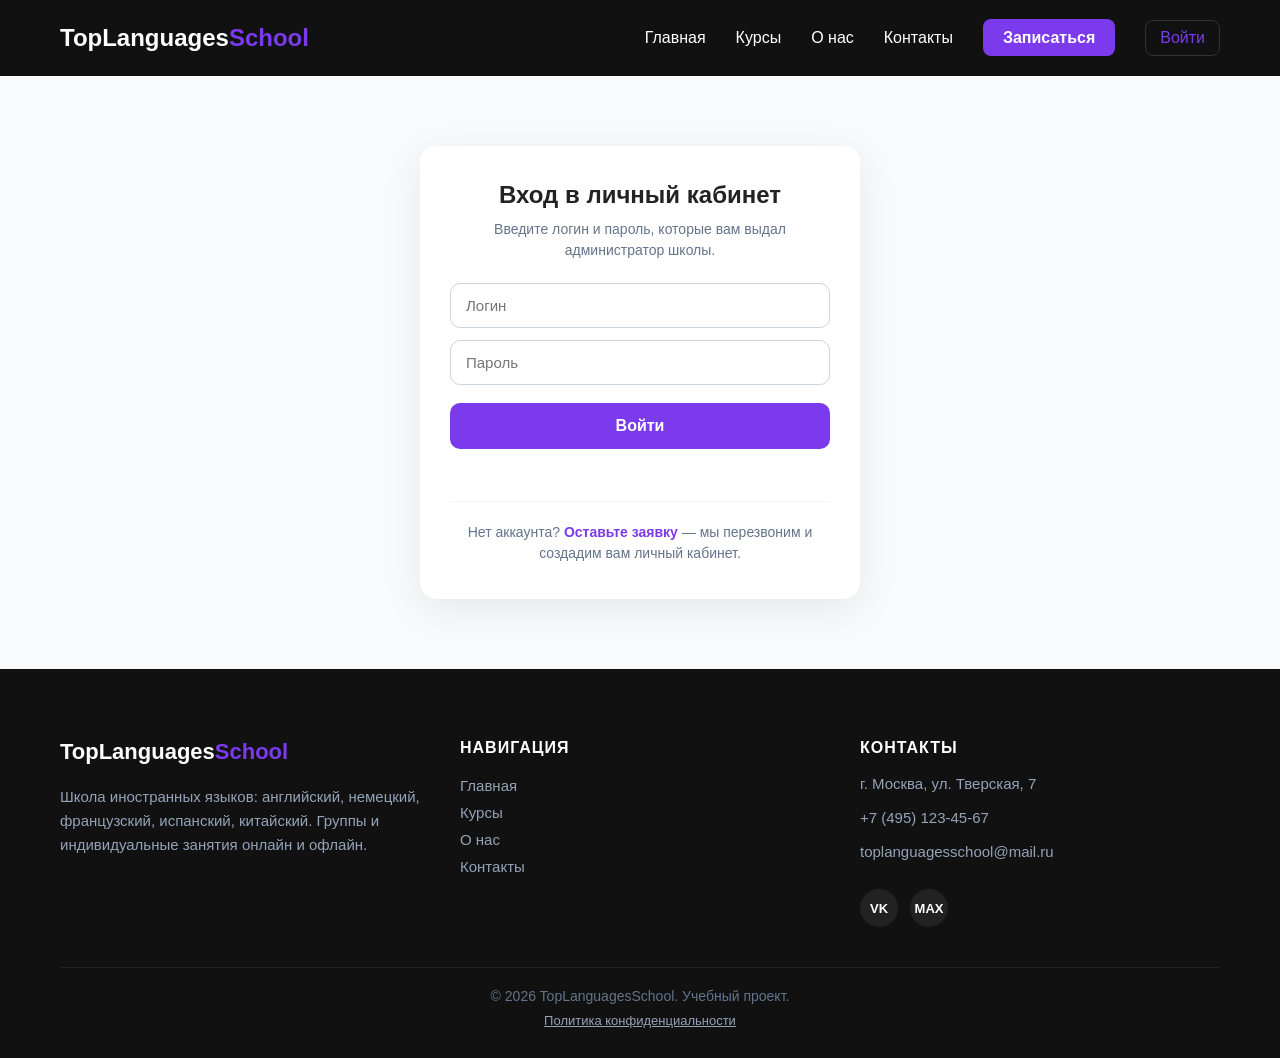
<file: login.html>
<!DOCTYPE html>
<html lang="ru">
<head>
    <meta charset="UTF-8">
    <meta name="viewport" content="width=device-width, initial-scale=1.0">
    <title>Вход - TopLanguagesSchool</title>
    <link rel="stylesheet" href="css/style.css">
</head>
<body>
    <header>
        <div class="container">
            <div class="header-content">
                <div class="logo">
                    <a href="index.html">TopLanguages<span>School</span></a>
                </div>
                <nav>
                    <ul>
                        <li><a href="index.html">Главная</a></li>
                        <li><a href="courses.html">Курсы</a></li>
                        <li><a href="about.html">О нас</a></li>
                        <li><a href="contacts.html">Контакты</a></li>
                        <li><a href="form.html" class="nav-btn">Записаться</a></li>
                    </ul>
                </nav>
            </div>
        </div>
    </header>

    <section class="login-section">
        <div class="container">
            <div class="login-box">
                <h2>Вход в личный кабинет</h2>
                <p class="login-hint">Введите логин и пароль, которые вам выдал администратор школы.</p>
                <form id="loginForm" novalidate>
                    <input type="text" id="loginInput" placeholder="Логин" required autocomplete="username">
                    <input type="password" id="loginPassword" placeholder="Пароль" required autocomplete="current-password">
                    <button type="submit">Войти</button>
                    <p class="login-msg" id="loginMsg"></p>
                </form>
                <p class="login-footer">
                    Нет аккаунта? <a href="form.html">Оставьте заявку</a> — мы перезвоним и создадим вам личный кабинет.
                </p>
            </div>
        </div>
    </section>

    <footer>
        <div class="container">
            <div class="footer-top">
                <div class="footer-block">
                    <div class="logo">TopLanguages<span>School</span></div>
                    <p>Школа иностранных языков: английский, немецкий, французский, испанский, китайский. Группы и индивидуальные занятия онлайн и офлайн.</p>
                </div>
                <div class="footer-block">
                    <h3>Навигация</h3>
                    <ul>
                        <li><a href="index.html">Главная</a></li>
                        <li><a href="courses.html">Курсы</a></li>
                        <li><a href="about.html">О нас</a></li>
                        <li><a href="contacts.html">Контакты</a></li>
                    </ul>
                </div>
                <div class="footer-block contacts-block">
                    <h3>Контакты</h3>
                    <p>г. Москва, ул. Тверская, 7</p>
                    <p>+7 (495) 123-45-67</p>
                    <p>toplanguagesschool@mail.ru</p>
                    <div class="footer-socials">
                        <a href="https://vk.com" class="social-icon" target="_blank" rel="noopener noreferrer" aria-label="ВКонтакте">VK</a>
                        <a href="https://web.max.ru/" class="social-icon" target="_blank" rel="noopener noreferrer" aria-label="MAX">MAX</a>
                    </div>
                </div>
            </div>
            <div class="footer-bottom">
                <p>© <span id="year">2026</span> TopLanguagesSchool. Учебный проект.</p>
            </div>
        </div>
    </footer>
    <script src="js/common.js"></script>
    <script src="js/storage.js"></script>
    <script src="js/auth.js"></script>
</body>
</html>
</file>
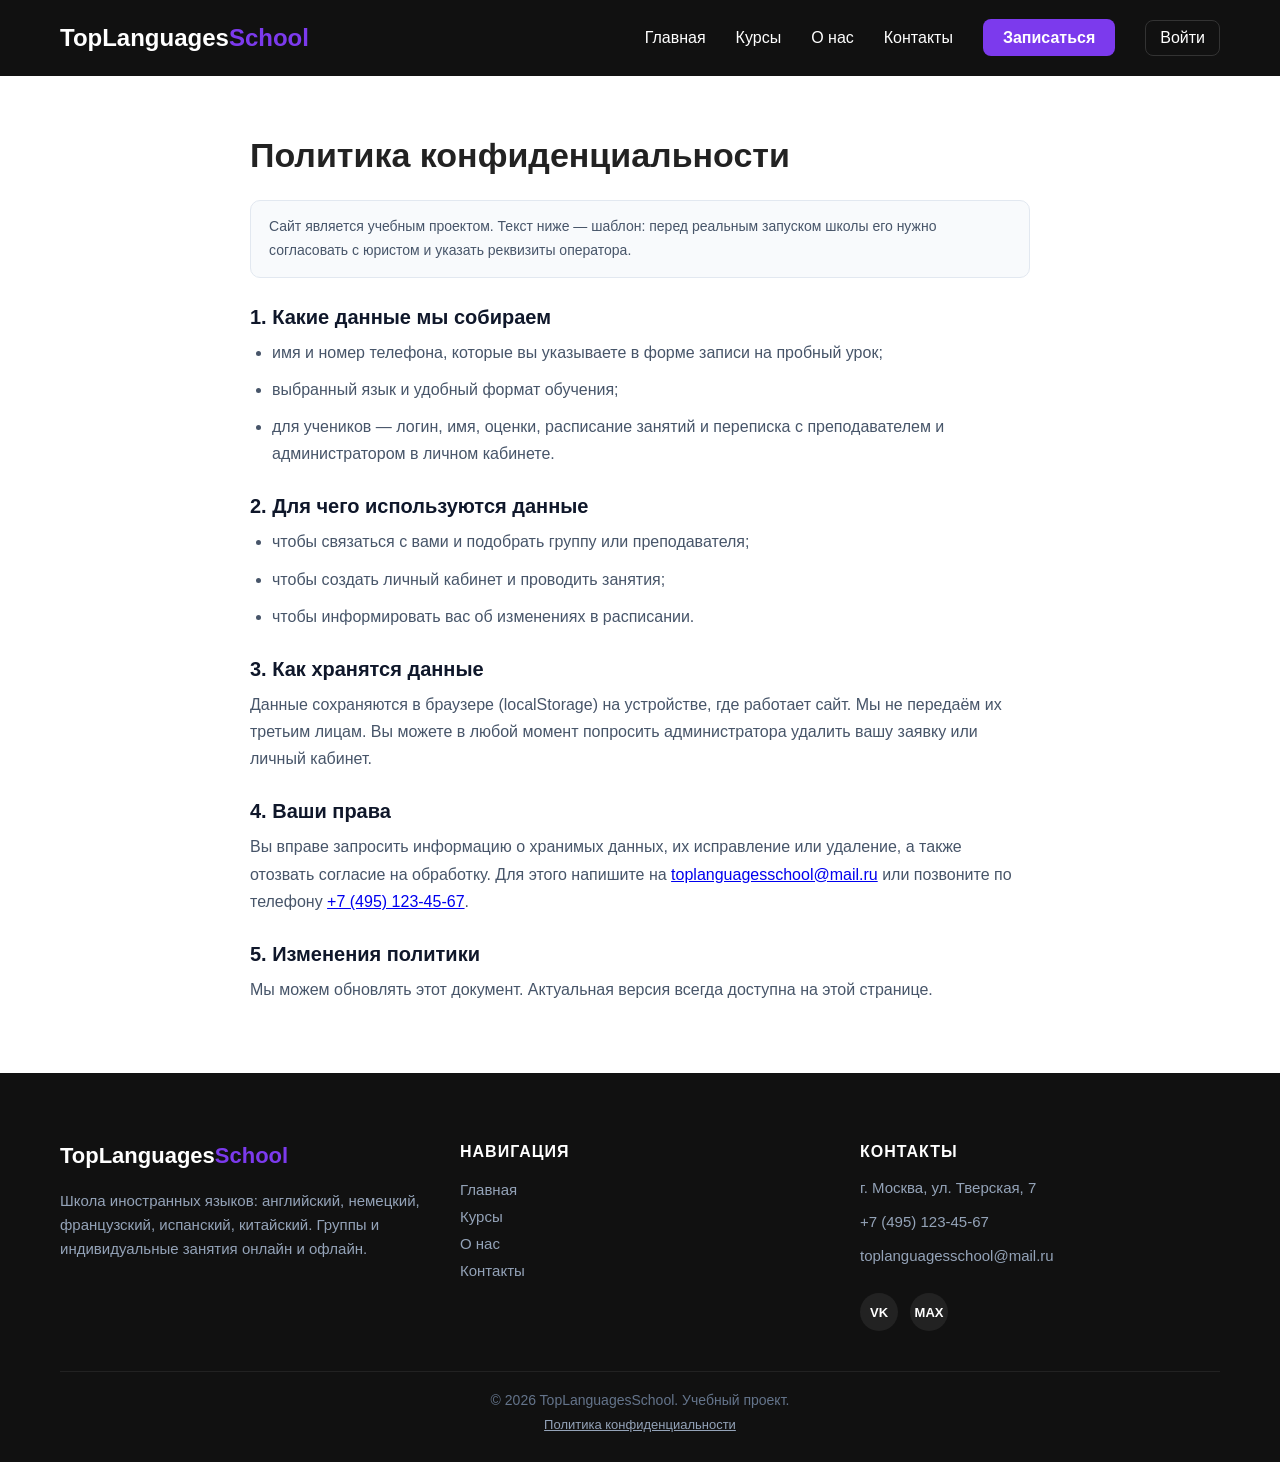
<file: privacy.html>
<!DOCTYPE html>
<html lang="ru">
<head>
    <meta charset="UTF-8">
    <meta name="viewport" content="width=device-width, initial-scale=1.0">
    <title>Политика конфиденциальности - TopLanguagesSchool</title>
    <link rel="stylesheet" href="css/style.css">
</head>
<body>
    <header>
        <div class="container">
            <div class="header-content">
                <div class="logo">
                   <a href="index.html">TopLanguages<span>School</span></a>
                </div>
                <nav>
                    <ul>
                        <li><a href="index.html">Главная</a></li>
                        <li><a href="courses.html">Курсы</a></li>
                        <li><a href="about.html">О нас</a></li>
                        <li><a href="contacts.html">Контакты</a></li>
                        <li><a href="form.html" class="nav-btn">Записаться</a></li>
                    </ul>
                </nav>
            </div>
        </div>
    </header>

    <section class="text-page">
        <div class="container">
            <h2>Политика конфиденциальности</h2>
            <p class="note">Сайт является учебным проектом. Текст ниже — шаблон: перед реальным запуском школы его нужно согласовать с юристом и указать реквизиты оператора.</p>

            <h3>1. Какие данные мы собираем</h3>
            <ul>
                <li>имя и номер телефона, которые вы указываете в форме записи на пробный урок;</li>
                <li>выбранный язык и удобный формат обучения;</li>
                <li>для учеников — логин, имя, оценки, расписание занятий и переписка с преподавателем и администратором в личном кабинете.</li>
            </ul>

            <h3>2. Для чего используются данные</h3>
            <ul>
                <li>чтобы связаться с вами и подобрать группу или преподавателя;</li>
                <li>чтобы создать личный кабинет и проводить занятия;</li>
                <li>чтобы информировать вас об изменениях в расписании.</li>
            </ul>

            <h3>3. Как хранятся данные</h3>
            <p>Данные сохраняются в браузере (localStorage) на устройстве, где работает сайт. Мы не передаём их третьим лицам. Вы можете в любой момент попросить администратора удалить вашу заявку или личный кабинет.</p>

            <h3>4. Ваши права</h3>
            <p>Вы вправе запросить информацию о хранимых данных, их исправление или удаление, а также отозвать согласие на обработку. Для этого напишите на <a href="mailto:toplanguagesschool@mail.ru">toplanguagesschool@mail.ru</a> или позвоните по телефону <a href="tel:+74951234567">+7 (495) 123-45-67</a>.</p>

            <h3>5. Изменения политики</h3>
            <p>Мы можем обновлять этот документ. Актуальная версия всегда доступна на этой странице.</p>
        </div>
    </section>

    <footer>
        <div class="container">
            <div class="footer-top">
                <div class="footer-block">
                    <div class="logo">
                        TopLanguages<span>School</span>
                    </div>
                    <p>Школа иностранных языков: английский, немецкий, французский, испанский, китайский. Группы и индивидуальные занятия онлайн и офлайн.</p>
                </div>
                <div class="footer-block">
                    <h3>Навигация</h3>
                    <ul>
                        <li><a href="index.html">Главная</a></li>
                        <li><a href="courses.html">Курсы</a></li>
                        <li><a href="about.html">О нас</a></li>
                        <li><a href="contacts.html">Контакты</a></li>
                    </ul>
                </div>
                <div class="footer-block contacts-block">
                    <h3>Контакты</h3>
                    <p>г. Москва, ул. Тверская, 7</p>
                    <p>+7 (495) 123-45-67</p>
                    <p>toplanguagesschool@mail.ru</p>
                    <div class="footer-socials">
                        <a href="https://vk.com" class="social-icon" target="_blank" rel="noopener noreferrer" aria-label="ВКонтакте">VK</a>
                        <a href="https://web.max.ru/" class="social-icon" target="_blank" rel="noopener noreferrer" aria-label="MAX">MAX</a>
                    </div>
                </div>
            </div>
            <div class="footer-bottom">
                <p>© <span id="year">2026</span> TopLanguagesSchool. Учебный проект.</p>
            </div>
        </div>
    </footer>
    <script src="js/common.js"></script>
    <script src="js/storage.js"></script>
    <script src="js/auth.js"></script>
</body>
</html>
</file>
<file: css/style.css>
*{
    margin:0;
    padding:0;
    box-sizing:border-box;
}
body{
    font-family:Arial,sans-serif;
    background:#f5f5f5;
    color:#222;
}
.container{
    width:100%;
    max-width:1200px;
    margin:0 auto;
    padding:0 20px;
}
img{ max-width:100%; }
header{
    background:#111;
    padding:20px 0;
    position: sticky;
    top: 0;
    z-index: 1000;
}
.header-content{
    display:flex;
    justify-content:space-between;
    align-items:center;
}
.logo{
    color:white;
    font-size:24px;
    font-weight:bold;
}
.logo span{
    color:#7c3aed;
}
.logo a {
    color: inherit;
    text-decoration: none;
}
nav ul{
    list-style:none;
    display:flex;
    gap:30px;
    align-items:center;
}
nav a{
    text-decoration:none;
    color:white;
    transition:0.3s;
}
nav a:hover{
    color:#7c3aed;
}

.nav-btn {
    background: #7c3aed;
    padding: 10px 20px;
    border-radius: 8px;
    font-weight: bold;
    color: white !important;
}
.nav-btn:hover {
    background: #6d28d9;
}

.hero{
    background:linear-gradient(135deg,#111,#222);
    color:white;
    padding:100px 0;
}
.hero-content{
    display:flex;
    justify-content:space-between;
    align-items:center;
}
.hero-text{
    width:55%;
}
.hero-text h1{
    font-size:60px;
    margin-bottom:25px;
}
.hero-text p{
    font-size:22px;
    line-height:1.5;
    margin-bottom:30px;
}
.hero-image{
    width:40%;
}
.hero-image img{
    width:100%;
    border-radius:20px;
}

.btn{
    display:inline-block;
    text-decoration:none;
    background:#7c3aed;
    color:white;
    padding:15px 35px;
    border-radius:10px;
    font-weight:bold;
    transition: 0.3s;
    border: none;
    cursor: pointer;
}
.btn:hover{
    background:#6d28d9;
}

section{
    padding:80px 0;
}
h2{
    text-align:center;
    margin-bottom:40px;
    font-size:42px;
}

.cards{
    display:grid;
    grid-template-columns:repeat(4,1fr);
    gap:25px;
}

.card{
    background:white;
    padding:30px;
    border-radius:15px;
    box-shadow:0 5px 15px rgba(0,0,0,0.1);
}
.card h3{
    margin-bottom:15px;
}

.languages {
    background: white;
    overflow: hidden;
}
.marquee-container {
    width: 100%;
    overflow: hidden;
    white-space: nowrap;
    padding: 20px 0;
    display: flex;
}
.marquee-track {
    display: flex;
    flex-shrink: 0;
    animation: scrollMarquee 40s linear infinite; 
}
.marquee-group {
    display: flex;
    gap: 40px;
    padding-right: 40px;
    flex-shrink: 0;
}
.language-ticker {
    background: #7c3aed;
    color: white;
    padding: 20px 50px;
    border-radius: 50px;
    font-size: 24px;
    font-weight: bold;
    box-shadow: 0 4px 10px rgba(124, 58, 237, 0.2);
}
@keyframes scrollMarquee {
    0% { transform: translateX(0); }
    100% { transform: translateX(-50%); }
}

.formats{
    background:#111;
    color:white;
}
.format-grid{
    display:grid;
    grid-template-columns:1fr 1fr;
    gap:25px;
}
.format-card{
    background:#222;
    padding:40px;
    border-radius:15px;
}

.steps .steps-grid {
    display: flex;
    flex-wrap: wrap;
    justify-content: center;
    gap: 30px;
}
.steps .step-card {
    background: white;
    padding: 30px;
    border-radius: 15px;
    box-shadow: 0 5px 15px rgba(0,0,0,0.05);
    display: flex;
    flex-direction: column;
    flex: 0 1 calc(33.333% - 20px);
    min-width: 260px;
}
@media(max-width: 600px) {
    .steps .step-card { flex-basis: 100%; }
}
.step-number {
    background: #7c3aed;
    color: white;
    width: 40px;
    height: 40px;
    border-radius: 50%;
    display: flex;
    justify-content: center;
    align-items: center;
    font-weight: bold;
    font-size: 18px;
    margin-bottom: 20px;
}
.step-card h3 {
    margin-bottom: 15px;
    font-size: 20px;
    line-height: 1.3;
}
.step-card p {
    color: #555;
    line-height: 1.5;
}

.cta-section {
    background: white;
    text-align: center;
}
.cta-content {
    max-width: 700px;
    margin: 0 auto;
}
.cta-content h2 {
    font-size: 38px;
    margin-bottom: 20px;
}
.cta-content p {
    font-size: 18px;
    color: #555;
    line-height: 1.6;
    margin-bottom: 35px;
}

.form-section{
    background:white;
}
.page-form-section {
    padding: 120px 0;
}
.form-section form{
    max-width:600px;
    margin:auto;
}
input,
select{
    width:100%;
    padding:15px;
    margin-bottom:15px;
    border:1px solid #ccc;
    border-radius:10px;
    font-size: 16px;
}
button{
    width:100%;
    padding:15px;
    background:#7c3aed;
    color:white;
    border:none;
    border-radius:10px;
    cursor:pointer;
    font-size:18px;
    font-weight: bold;
    transition: 0.3s;
}
button:hover{
    background:#6d28d9;
}

footer {
    background: #111; 
    color: #94a3b8; 
    padding: 70px 0 30px 0;
}
.footer-top{
    display:flex;
    justify-content:space-between;
    gap:40px;
    text-align:left;
    margin-bottom: 40px;
}
.footer-block{
    flex:1;
}
.footer-block .logo {
    font-size: 22px;
    margin-bottom: 20px;
}
.footer-block h3{
    margin-bottom:15px;
    color:#fff;
    text-transform: uppercase;
    font-size: 16px;
    letter-spacing: 1px;
}
.footer-block p{
    margin-bottom:10px;
    line-height:1.6;
    font-size: 15px;
}
.footer-block ul {
    list-style: none;
}
.footer-block ul li a {
    color: #94a3b8;
    text-decoration: none;
    line-height: 1.8;
    font-size: 15px;
    transition: 0.3s;
}
.footer-block ul li a:hover {
    color: #7c3aed;
}
.footer-socials {
    display: flex;
    gap: 12px;
    margin-top: 25px;
}
.social-icon {
    width: 38px;
    height: 38px;
    background: #222;
    color: white;
    text-decoration: none;
    border-radius: 50%;
    display: flex;
    justify-content: center;
    align-items: center;
    font-size: 13px;
    font-weight: bold;
    transition: 0.3s;
}
.social-icon:hover {
    background: #7c3aed;
}
.footer-bottom{
    padding-top:20px;
    border-top:1px solid #222;
    text-align:center;
}
.footer-bottom p {
    font-size: 14px;
    color: #64748b;
}
@media(max-width:768px){
    .footer-top{
        flex-direction:column;
        text-align:center;
    }
    .footer-socials {
        justify-content: center;
    }
    nav ul {
        gap: 15px;
    }
}

.courses-page {
    background: #fdfdfd;
    padding: 60px 0;
}
.section-subtitle {
    text-align: center;
    color: #666;
    font-size: 18px;
    margin-top: -25px;
    margin-bottom: 50px;
}
.courses-grid {
    display: grid;
    grid-template-columns: repeat(3, 1fr);
    gap: 30px;
    align-items: stretch;
}
.course-card-detailed {
    background: #ffffff !important;
    border-radius: 16px !important;
    padding: 35px !important;
    box-shadow: 0 4px 20px rgba(0, 0, 0, 0.08) !important;
    border: 1px solid #eee !important;
    display: flex !important;
    flex-direction: column !important;
    justify-content: space-between !important;
    position: relative !important;
    box-sizing: border-box;
}
.course-badge {
    position: absolute !important;
    top: -12px !important;
    left: 35px !important;
    background: #7c3aed !important;
    color: white !important;
    padding: 5px 15px !important;
    border-radius: 20px !important;
    font-size: 12px !important;
    font-weight: bold !important;
    text-transform: uppercase !important;
    letter-spacing: 0.5px !important;
    z-index: 10 !important;
}
.course-card-detailed h3 {
    font-size: 24px;
    color: #111;
    margin-top: 5px;
    margin-bottom: 15px;
}
.course-desc {
    font-size: 15px;
    color: #555;
    line-height: 1.6;
    margin-bottom: 25px;
    flex-grow: 1;
}
.course-info-list {
    border-top: 1px solid #f0f0f0;
    border-bottom: 1px solid #f0f0f0;
    padding: 20px 0;
    margin-bottom: 25px;
}
.info-item {
    font-size: 14px;
    color: #444;
    margin-bottom: 10px;
}
.info-item:last-child {
    margin-bottom: 0;
}
.info-item span {
    font-weight: bold;
    color: #777;
}
.course-footer {
    display: flex !important;
    align-items: center !important;
    justify-content: space-between !important;
    margin-top: auto;
}
.course-price {
    font-size: 18px;
    font-weight: bold;
    color: #111;
}
.course-btn {
    padding: 10px 20px !important;
    font-size: 14px !important;
    border-radius: 8px !important;
    background: #7c3aed !important;
    color: white !important;
    text-decoration: none !important;
}
@media(max-width: 992px) {
    .courses-grid { grid-template-columns: repeat(2, 1fr); }
}
@media(max-width: 600px) {
    .courses-grid { grid-template-columns: 1fr; }
}
.faq-section {
    background: #f8fafc !important; 
    padding: 60px 0 !important;
    border-top: 1px solid #e2e8f0 !important;
}
.faq-section h2 {
    text-align: center !important;
    margin-bottom: 40px !important;
    color: #0f172a !important;
}
.faq-grid {
    max-width: 800px !important;
    margin: 0 auto !important;
    display: flex !important;
    flex-direction: column !important;
    gap: 20px !important;
    padding: 0 20px !important;
    box-sizing: border-box !important;
}
.faq-item {
    background: #ffffff !important;
    padding: 25px 30px !important;
    border-radius: 12px !important;
    box-shadow: 0 2px 12px rgba(0, 0, 0, 0.04) !important;
    border: 1px solid #e2e8f0 !important;
    text-align: left !important; 
}
.faq-item h4 {
    font-size: 18px !important;
    color: #1e293b !important;
    margin: 0 0 10px 0 !important; 
    font-weight: 700 !important;
    line-height: 1.4 !important;
}
.faq-item p {
    font-size: 15px !important;
    color: #475569 !important;
    line-height: 1.6 !important;
    margin: 0 !important; 
}

.about-hero {
    background: #ffffff;
    padding: 60px 0;
}
.about-features {
    display: flex;
    justify-content: center;
    gap: 40px;
    margin-top: 40px;
}
.feature-mini-card {
    background: #f8fafc;
    border: 1px solid #e2e8f0;
    padding: 25px 40px;
    border-radius: 12px;
    text-align: center;
    min-width: 200px;
}
.feature-mini-card h3 {
    font-size: 36px;
    color: #7c3aed;
    margin-bottom: 5px;
}
.feature-mini-card p {
    font-size: 15px;
    color: #475569;
}
.team-section {
    background: #f8fafc;
    padding: 60px 0;
}
.team-grid {
    display: grid;
    grid-template-columns: repeat(auto-fit, minmax(280px, 1fr));
    gap: 30px;
    justify-content: center;
}
.team-card {
    background: #ffffff;
    border: 1px solid #e2e8f0;
    border-radius: 16px;
    padding: 30px;
    text-align: center;
    box-shadow: 0 4px 15px rgba(0,0,0,0.02);
    display: flex;
    flex-direction: column;
}
.team-photo-wrapper {
    width: 120px;
    height: 120px;
    background: linear-gradient(135deg, #7c3aed, #a78bfa);
    border-radius: 50%;
    overflow: hidden;
    margin: 0 auto 20px auto;
    box-shadow: 0 4px 10px rgba(0, 0, 0, 0.08);
}
.team-photo-wrapper img {
    width: 100%;
    height: 100%;
    object-fit: cover;
    display: block;
}
.team-card h3 {
    font-size: 20px;
    color: #0f172a;
    margin-bottom: 5px;
}
.team-role {
    font-size: 14px;
    color: #7c3aed;
    font-weight: bold;
    margin-bottom: 15px;
}
.team-info {
    font-size: 14px;
    color: #555;
    line-height: 1.6;
}
.quote-divider {
    background: #111111;
    color: white;
    padding: 50px 0;
    text-align: center;
}
.quote-text {
    font-size: 20px;
    font-style: italic;
    max-width: 800px;
    margin: 0 auto;
    line-height: 1.6;
    color: #cbd5e1;
}
.gallery-section {
    background: #ffffff;
    padding: 60px 0;
}
.gallery-grid {
    display: grid;
    grid-template-columns: repeat(4, 1fr);
    gap: 25px;
}
.gallery-item {
    text-align: center;
}
.gallery-image-wrapper {
    background: #e2e8f0;
    height: 200px;
    border-radius: 12px;
    overflow: hidden;
    margin-bottom: 15px;
    box-shadow: 0 4px 12px rgba(0, 0, 0, 0.05);
}
.gallery-image-wrapper img {
    width: 100%;
    height: 100%;
    object-fit: cover;
    display: block;
}
.gallery-item h4 {
    font-size: 16px;
    color: #1e293b;
    font-weight: bold;
    margin: 0;
}
.steps-section {
    background: #f8fafc;
    padding: 60px 0;
}
.steps-section .steps-grid {
    display: grid;
    grid-template-columns: repeat(4, 1fr);
    gap: 20px;
}
.steps-section .step-card {
    background: #ffffff;
    border: 1px solid #e2e8f0;
    padding: 30px 20px;
    border-radius: 12px;
    position: relative;
}
.step-num {
    font-size: 14px;
    font-weight: bold;
    background: #7c3aed;
    color: white;
    width: 28px;
    height: 28px;
    border-radius: 50%;
    display: flex;
    align-items: center;
    justify-content: center;
    margin-bottom: 15px;
}
.step-card h4 {
    font-size: 18px;
    color: #0f172a;
    margin-bottom: 10px;
}
.step-card p {
    font-size: 14px;
    color: #64748b;
    line-height: 1.5;
}
@media(max-width: 992px) {
    .team-grid { grid-template-columns: repeat(2, 1fr); }
    .gallery-grid { grid-template-columns: repeat(2, 1fr); }
    .steps-section .steps-grid { grid-template-columns: repeat(2, 1fr); }
    .about-features { flex-direction: column; align-items: center; }
}
@media(max-width: 600px) {
    .team-grid { grid-template-columns: 1fr; }
    .gallery-grid { grid-template-columns: 1fr; }
    .steps-section .steps-grid { grid-template-columns: 1fr; }
}
.contacts-page {
    background: #ffffff;
    padding: 60px 0;
}
.contacts-grid {
    display: grid;
    grid-template-columns: 1fr 1fr;
    gap: 50px;
    align-items: start;
    margin-top: 20px;
}
.contacts-info-box {
    display: flex;
    flex-direction: column;
    gap: 30px;
}
.info-block-item h4 {
    font-size: 18px;
    color: #0f172a;
    margin-bottom: 8px;
    font-weight: bold;
}
.info-block-item p {
    font-size: 16px;
    color: #475569;
    line-height: 1.6;
}
.info-block-item a {
    color: #7c3aed;
    text-decoration: none;
    transition: 0.3s;
}
.info-block-item a:hover {
    text-decoration: underline;
}
.contacts-socials {
    display: flex;
    gap: 15px;
    margin-top: 12px;
}
.contact-social-btn {
    display: inline-block;
    padding: 12px 24px;
    border-radius: 8px;
    color: white !important;
    font-weight: bold;
    text-decoration: none !important;
    font-size: 14px;
    transition: 0.3s;
}
.contact-social-btn.tg { background: #0088cc; }
.contact-social-btn.tg:hover { background: #0077b3; }
.contact-social-btn.vk { background: #0077ff; }
.contact-social-btn.vk:hover { background: #0066dd; }
.contacts-map-box {
    width: 100%;
}
.map-placeholder {
    background: #f8fafc;
    border: 1px solid #e2e8f0;
    border-radius: 16px;
    height: 450px;
    display: flex;
    flex-direction: column;
    align-items: center;
    justify-content: center;
    text-align: center;
    color: #64748b;
    box-shadow: 0 4px 15px rgba(0,0,0,0.02);
}
.map-icon {
    font-size: 48px;
    margin-bottom: 15px;
}
.map-placeholder p {
    font-size: 18px;
    font-weight: bold;
    color: #0f172a;
    margin-bottom: 5px;
}
.map-placeholder span {
    font-size: 14px;
}
@media(max-width: 992px) {
    .contacts-grid { grid-template-columns: 1fr; gap: 40px; }
    .map-placeholder { height: 350px; }
}

.burger {
    display: none;
    flex-direction: column;
    justify-content: space-between;
    width: 30px;
    height: 22px;
    background: transparent;
    border: none;
    cursor: pointer;
    padding: 0;
}
.burger span {
    display: block;
    height: 3px;
    width: 100%;
    background: #fff;
    border-radius: 2px;
    transition: 0.3s;
}
.burger-active span:nth-child(1) { transform: translateY(9px) rotate(45deg); }
.burger-active span:nth-child(2) { opacity: 0; }
.burger-active span:nth-child(3) { transform: translateY(-9px) rotate(-45deg); }

.scroll-top {
    position: fixed;
    bottom: 30px;
    right: 30px;
    width: 48px;
    height: 48px;
    border-radius: 50%;
    background: #7c3aed;
    color: #fff;
    border: none;
    font-size: 22px;
    cursor: pointer;
    opacity: 0;
    visibility: hidden;
    transform: translateY(20px);
    transition: all 0.3s;
    z-index: 999;
    box-shadow: 0 6px 18px rgba(124, 58, 237, 0.4);
}
.scroll-top.visible {
    opacity: 1;
    visibility: visible;
    transform: translateY(0);
}
.scroll-top:hover {
    background: #6d28d9;
}
nav a.active-nav {
    color: #7c3aed !important;
}
@media (max-width: 900px) {
    .burger { display: flex; }
    nav {
        position: absolute;
        top: 100%;
        left: 0;
        right: 0;
        background: #111;
        padding: 0;
        max-height: 0;
        overflow: hidden;
        transition: max-height 0.35s ease;
    }
    nav.nav-open {
        max-height: 500px;
        padding: 15px 0;
        border-top: 1px solid #222;
    }
    nav ul {
        flex-direction: column;
        gap: 0;
        width: 100%;
    }
    nav ul li {
        width: 100%;
        border-bottom: 1px solid #1f1f1f;
    }
    nav ul li:last-child { border-bottom: none; }
    nav a { display: block; padding: 14px 20px; }
    .nav-btn {
        display: block;
        text-align: center;
        margin: 8px 20px;
        border-radius: 8px;
    }
    .header-content { position: relative; }
}

.auth-nav-item { list-style: none; }
.nav-auth-link {
    display: inline-flex;
    align-items: center;
    gap: 8px;
    color: white;
    text-decoration: none;
    padding: 8px 14px;
    border: 1px solid #333;
    border-radius: 8px;
    transition: 0.3s;
}
.nav-auth-link:hover {
    border-color: #7c3aed;
    color: #7c3aed;
}
.user-avatar {
    display: inline-flex;
    align-items: center;
    justify-content: center;
    width: 28px;
    height: 28px;
    background: #7c3aed;
    color: #fff;
    border-radius: 50%;
    font-weight: bold;
    font-size: 13px;
}
.login-section {
    padding: 70px 0;
    background: #f8fafc;
    min-height: calc(100vh - 400px);
}
.login-box {
    max-width: 440px;
    margin: 0 auto;
    background: #fff;
    border-radius: 16px;
    box-shadow: 0 10px 40px rgba(0, 0, 0, 0.08);
    padding: 35px 30px;
}
.login-box h2 {
    font-size: 24px;
    text-align: center;
    margin-bottom: 10px;
}
.login-hint {
    color: #64748b;
    font-size: 14px;
    text-align: center;
    margin-bottom: 22px;
    line-height: 1.5;
}
.login-box input {
    width: 100%;
    padding: 13px 15px;
    border: 1px solid #cbd5e1;
    border-radius: 10px;
    font-size: 15px;
    margin-bottom: 12px;
    font-family: inherit;
}
.login-box input:focus {
    outline: none;
    border-color: #7c3aed;
    box-shadow: 0 0 0 3px rgba(124, 58, 237, 0.12);
}
.login-box button[type="submit"] {
    margin-top: 6px;
    padding: 14px;
    font-size: 16px;
}
.login-msg {
    margin-top: 14px;
    font-size: 14px;
    text-align: center;
    min-height: 18px;
}
.login-msg.error { color: #dc2626; }
.login-msg.success { color: #16a34a; }
.login-footer {
    margin-top: 20px;
    padding-top: 20px;
    border-top: 1px solid #f1f5f9;
    text-align: center;
    font-size: 14px;
    color: #64748b;
    line-height: 1.5;
}
.login-footer a {
    color: #7c3aed;
    text-decoration: none;
    font-weight: 600;
}
.login-footer a:hover {
    text-decoration: underline;
}
@media (max-width: 900px) {
    .nav-auth-link {
        border: none;
        border-radius: 0;
        width: 100%;
        padding: 14px 20px;
    }
}

.dashboard-section {
    padding: 60px 0 80px;
    background: #f8fafc;
    min-height: calc(100vh - 400px);
}
.dashboard-header {
    display: flex;
    justify-content: space-between;
    align-items: flex-start;
    gap: 20px;
    margin-bottom: 25px;
    flex-wrap: wrap;
}
.dashboard-header h2 {
    text-align: left;
    margin-bottom: 6px;
    font-size: 28px;
}
.dashboard-subtitle {
    color: #64748b;
    font-size: 15px;
    line-height: 1.5;
}
.btn-outline {
    background: transparent;
    border: 1px solid #cbd5e1;
    color: #111;
    padding: 10px 18px;
    border-radius: 8px;
    cursor: pointer;
    font-size: 14px;
    font-weight: 600;
    transition: 0.3s;
    width: auto;
}
.btn-outline:hover {
    border-color: #7c3aed;
    color: #7c3aed;
}
.btn-danger {
    background: #ef4444 !important;
    color: white !important;
    border: none;
}
.btn-danger:hover {
    background: #dc2626 !important;
}
.btn-sm {
    padding: 8px 14px !important;
    font-size: 13px !important;
    border-radius: 8px !important;
    width: auto !important;
}
.dashboard-tabs {
    display: flex;
    gap: 6px;
    background: #fff;
    padding: 8px;
    border-radius: 12px;
    margin-bottom: 25px;
    box-shadow: 0 2px 10px rgba(0,0,0,0.05);
    overflow-x: auto;
}
.dash-tab {
    background: transparent;
    border: none;
    padding: 10px 18px;
    border-radius: 8px;
    cursor: pointer;
    font-size: 14px;
    font-weight: 600;
    color: #64748b;
    transition: 0.3s;
    width: auto;
    white-space: nowrap;
}
.dash-tab:hover:not(.active) { color: #111; background: #f1f5f9; }
.dash-tab.active { background: #7c3aed; color: #fff; }

.dash-panel { display: none; }
.dash-panel.active { display: block; }
.dash-panel h3 {
    font-size: 20px;
    margin-bottom: 15px;
    color: #0f172a;
}
.list-card {
    display: flex !important;
    justify-content: space-between !important;
    align-items: center !important;
    gap: 15px;
    background: #fff;
    border: 1px solid #e2e8f0;
    border-radius: 12px;
    padding: 16px 20px;
    margin-bottom: 10px;
}
.list-card strong { color: #0f172a; font-size: 15px; }
.list-card p { color: #64748b; font-size: 13px; margin-top: 3px; }
.profile-card {
    background: #fff;
    border: 1px solid #e2e8f0;
    border-radius: 12px;
    padding: 24px 28px;
    max-width: 500px;
}
.profile-card p {
    padding: 8px 0;
    border-bottom: 1px solid #f1f5f9;
    color: #475569;
}
.profile-card p:last-child { border-bottom: none; }
.profile-card strong { color: #0f172a; }
.empty-state {
    color: #94a3b8;
    font-style: italic;
    padding: 18px;
    background: #fff;
    border-radius: 10px;
    border: 1px dashed #e2e8f0;
    text-align: center;
}
.inline-form {
    display: grid;
    grid-template-columns: repeat(auto-fit, minmax(160px, 1fr));
    gap: 12px;
    background: #fff;
    padding: 18px;
    border-radius: 12px;
    border: 1px solid #e2e8f0;
    margin-bottom: 15px;
}
.inline-form input,
.inline-form select {
    margin-bottom: 0;
    padding: 11px 12px;
    font-size: 14px;
    border: 1px solid #cbd5e1;
    border-radius: 8px;
}
.inline-form button {
    padding: 11px;
    font-size: 14px;
    border-radius: 8px;
}
.form-msg {
    margin-top: 10px;
    padding: 10px 14px;
    border-radius: 8px;
    font-size: 14px;
    display: none;
}
.form-msg.success {
    display: block;
    background: #f0fdf4;
    color: #166534;
    border: 1px solid #bbf7d0;
}
.form-msg.error {
    display: block;
    background: #fef2f2;
    color: #991b1b;
    border: 1px solid #fecaca;
}
.auth-required {
    text-align: center;
    background: #fff;
    padding: 60px 30px;
    border-radius: 16px;
    box-shadow: 0 4px 20px rgba(0,0,0,0.05);
}
.auth-required h2 { margin-bottom: 15px; }
.auth-required p { color: #64748b; margin-bottom: 25px; }

.request-card {
    background: #fff;
    border: 1px solid #e2e8f0;
    border-radius: 12px;
    padding: 20px;
    margin-bottom: 15px;
    box-shadow: 0 2px 8px rgba(0,0,0,0.02);
}
.request-head {
    display: flex;
    justify-content: space-between;
    align-items: center;
    margin-bottom: 10px;
}
.request-head strong {
    font-size: 16px;
    color: #0f172a;
}
.status-badge {
    font-size: 12px;
    font-weight: bold;
    padding: 4px 10px;
    border-radius: 20px;
    text-transform: uppercase;
}
.status-new { background: #e0f2fe; color: #0369a1; }
.status-called { background: #fef08a; color: #854d0e; }
.status-done { background: #dcfce7; color: #166534; }
.request-card p {
    color: #475569;
    font-size: 14px;
    margin-bottom: 15px;
}
.request-actions {
    display: flex;
    gap: 10px;
    flex-wrap: wrap;
}

.lesson-card {
    background: #fff;
    border: 1px solid #e2e8f0;
    border-radius: 12px;
    padding: 20px;
    margin-bottom: 15px;
    box-shadow: 0 2px 8px rgba(0,0,0,0.02);
}
.lesson-card.lesson-cancelled {
    opacity: 0.6;
    background: #f8fafc;
    border-color: #cbd5e1;
}
.lesson-head {
    display: flex;
    justify-content: space-between;
    align-items: center;
    margin-bottom: 12px;
    padding-bottom: 12px;
    border-bottom: 1px solid #f1f5f9;
}
.lesson-head strong {
    font-size: 16px;
    color: #0f172a;
    margin-right: 10px;
}
.lesson-card p {
    color: #475569;
    font-size: 14px;
    margin-bottom: 5px;
}
.format-badge {
    font-size: 12px;
    font-weight: bold;
    padding: 4px 10px;
    border-radius: 20px;
}
.format-online { background: #e0f2fe; color: #0369a1; }
.format-offline { background: #fdf4ff; color: #86198f; }
.status-past { background: #f1f5f9; color: #64748b; }
.status-cancel { background: #fee2e2; color: #991b1b; }
.lesson-actions {
    display: flex;
    gap: 10px;
    margin-top: 15px;
}

.grade-card {
    display: flex;
    gap: 15px;
    background: #fff;
    border: 1px solid #e2e8f0;
    padding: 15px;
    border-radius: 12px;
    margin-bottom: 10px;
}
.grade-value {
    width: 50px;
    height: 50px;
    background: #7c3aed;
    color: #fff;
    font-size: 22px;
    font-weight: bold;
    display: flex;
    justify-content: center;
    align-items: center;
    border-radius: 10px;
    flex-shrink: 0;
}
.grade-info {
    display: flex;
    flex-direction: column;
    gap: 4px;
}
.grade-info strong { color: #0f172a; font-size: 15px; }
.grade-info span { color: #64748b; font-size: 13px; }
.grade-comment { margin: 4px 0 0; font-size: 13px; color: #475569; font-style: italic; }

.message-card {
    background: #f8fafc;
    border: 1px solid #e2e8f0;
    border-radius: 12px;
    padding: 15px;
    margin-bottom: 10px;
}
.msg-out {
    background: #f3e8ff;
    border-color: #d8b4fe;
}
.msg-head {
    display: flex;
    justify-content: space-between;
    font-size: 13px;
    margin-bottom: 8px;
}
.msg-head strong { color: #7c3aed; }
.msg-head span { color: #64748b; }
.message-card p { margin: 0; font-size: 14px; color: #1e293b; white-space: pre-wrap; }

#teacherGradesList, #teacherMsgList {
    max-height: 400px;
    overflow-y: auto;
}

.request-actions {
    display: flex;
    gap: 8px;
    flex-wrap: wrap;
    margin-top: 10px;
}
.status-new { background: #e0f2fe; color: #0369a1; }
.status-called { background: #fef08a; color: #854d0e; }
.status-done { background: #dcfce7; color: #166534; }

.chat-container {
    display: grid;
    grid-template-columns: 250px 1fr;
    background: #fff;
    border: 1px solid #e2e8f0;
    border-radius: 12px;
    overflow: hidden;
    height: 500px;
    box-shadow: 0 4px 15px rgba(0,0,0,0.02);
}
.chat-sidebar {
    background: #f8fafc;
    padding: 20px;
    border-right: 1px solid #e2e8f0;
}
.chat-main {
    display: flex;
    flex-direction: column;
    height: 100%;
}
.chat-messages {
    flex: 1;
    padding: 20px;
    overflow-y: auto;
    background: #ffffff;
    display: flex;
    flex-direction: column;
    gap: 10px;
}
.chat-empty {
    text-align: center;
    color: #94a3b8;
    font-style: italic;
    margin: auto;
}
.chat-bubble {
    max-width: 70%;
    padding: 12px 16px;
    border-radius: 12px;
    position: relative;
    font-size: 14px;
    line-height: 1.4;
}
.bubble-in {
    background: #f1f5f9;
    color: #0f172a;
    align-self: flex-start;
    border-bottom-left-radius: 2px;
}
.bubble-out {
    background: #7c3aed;
    color: #ffffff;
    align-self: flex-end;
    border-bottom-right-radius: 2px;
}
.bubble-time {
    font-size: 11px;
    margin-top: 5px;
    opacity: 0.7;
    text-align: right;
}
.chat-input-form {
    display: flex;
    padding: 15px;
    border-top: 1px solid #e2e8f0;
    background: #fff;
    gap: 10px;
}
.chat-input-form textarea {
    flex: 1;
    resize: none;
    height: 45px;
    padding: 12px;
    border: 1px solid #cbd5e1;
    border-radius: 20px;
    font-family: inherit;
    margin-bottom: 0;
}
.chat-input-form textarea:focus {
    outline: none;
    border-color: #7c3aed;
}
.chat-input-form button {
    width: auto;
    padding: 0 20px;
    border-radius: 20px;
    height: 45px;
}

@media (max-width: 768px) {
    .chat-container {
        grid-template-columns: 1fr;
        height: 600px;
    }
    .chat-sidebar {
        border-right: none;
        border-bottom: 1px solid #e2e8f0;
        padding: 15px;
    }
}

.chat-container {
    display: grid;
    grid-template-columns: 280px 1fr;
    background: #fff;
    border: 1px solid #e2e8f0;
    border-radius: 12px;
    overflow: hidden;
    height: 550px;
    box-shadow: 0 4px 15px rgba(0,0,0,0.02);
}
.chat-sidebar {
    background: #f8fafc;
    border-right: 1px solid #e2e8f0;
    display: flex;
    flex-direction: column;
    height: 100%;
    overflow: hidden;
}
.chat-contact-list {
    flex: 1;
    overflow-y: auto;
}
.chat-contact {
    display: flex;
    align-items: center;
    gap: 12px;
    padding: 15px 20px;
    cursor: pointer;
    border-bottom: 1px solid #f1f5f9;
    transition: 0.2s;
}
.chat-contact:hover { background: #f1f5f9; }
.chat-contact.active { background: #ede9fe; border-left: 3px solid #7c3aed; }
.contact-avatar {
    width: 40px;
    height: 40px;
    background: #7c3aed;
    color: #fff;
    border-radius: 50%;
    display: flex;
    justify-content: center;
    align-items: center;
    font-weight: bold;
    font-size: 16px;
    flex-shrink: 0;
}
.contact-info { display: flex; flex-direction: column; overflow: hidden; }
.contact-info strong { font-size: 14px; color: #0f172a; white-space: nowrap; overflow: hidden; text-overflow: ellipsis; }
.contact-info span { font-size: 12px; color: #64748b; }

.chat-main {
    display: flex;
    flex-direction: column;
    height: 100%;
    overflow: hidden;
    background: #ffffff;
}
.chat-messages {
    flex: 1;
    padding: 20px;
    overflow-y: auto;
    display: flex;
    flex-direction: column;
    gap: 12px;
}
.chat-input-form {
    display: flex;
    padding: 15px;
    border-top: 1px solid #e2e8f0;
    background: #fff;
    gap: 10px;
    flex-shrink: 0;
}
.chat-input-form textarea {
    flex: 1;
    resize: none;
    height: 45px;
    padding: 12px;
    border: 1px solid #cbd5e1;
    border-radius: 20px;
    font-family: inherit;
    margin-bottom: 0;
}
.chat-input-form textarea:focus {
    outline: none;
    border-color: #7c3aed;
}
.chat-input-form button {
    width: auto;
    padding: 0 20px;
    border-radius: 20px;
    height: 45px;
}
.chat-header {
    background: #fff;
    flex-shrink: 0;
    padding: 15px 20px;
    border-bottom: 1px solid #e2e8f0;
    font-weight: bold;
    color: #0f172a;
}
.contact-preview {
    color: #64748b !important;
    font-size: 13px !important;
    white-space: nowrap;
    overflow: hidden;
    text-overflow: ellipsis;
}

.chat-input-form,
.inline-form {
    max-width: none;
    width: 100%;
    margin: 0;
}
.inline-form { margin-bottom: 15px; }
.chat-input-form textarea { width: auto; min-width: 0; }

.chat-sidebar-title {
    margin: 0;
    font-size: 15px;
    color: #0f172a;
    padding: 15px 20px 10px;
}
.chat-search {
    margin: 0 15px 10px !important;
    width: calc(100% - 30px) !important;
    padding: 9px 12px !important;
    font-size: 13px !important;
    border-radius: 8px !important;
}
.chat-contact { position: relative; }
.contact-info { flex: 1; min-width: 0; }
.contact-badge {
    background: #ef4444;
    color: #fff;
    font-size: 11px;
    font-weight: bold;
    min-width: 20px;
    height: 20px;
    padding: 0 6px;
    border-radius: 10px;
    display: flex;
    align-items: center;
    justify-content: center;
    flex-shrink: 0;
}
.contact-unread strong { color: #000; }
.contact-unread .contact-preview { color: #0f172a !important; font-weight: 600; }
.chat-bubble .bubble-text { white-space: pre-wrap; word-break: break-word; }
.chat-back { display: none; }
.chat-no-results { padding: 15px 20px; color: #94a3b8; font-size: 13px; }

.tab-badge {
    display: inline-block;
    background: #ef4444;
    color: #fff;
    font-size: 11px;
    min-width: 18px;
    height: 18px;
    line-height: 18px;
    padding: 0 5px;
    border-radius: 9px;
    margin-left: 6px;
    text-align: center;
}

.modal-overlay {
    position: fixed;
    inset: 0;
    background: rgba(15, 23, 42, 0.55);
    display: flex;
    align-items: center;
    justify-content: center;
    z-index: 2000;
    padding: 20px;
}
.modal-box {
    background: #fff;
    border-radius: 16px;
    padding: 28px;
    width: 100%;
    max-width: 420px;
    box-shadow: 0 20px 50px rgba(0,0,0,0.25);
}
.modal-box h3 { margin-bottom: 6px; font-size: 20px; }
.modal-box .modal-hint { color: #64748b; font-size: 14px; margin-bottom: 18px; line-height: 1.5; }
.modal-box label { display: block; font-size: 13px; color: #475569; margin-bottom: 4px; font-weight: 600; }
.modal-actions { display: flex; gap: 10px; margin-top: 6px; }
.modal-actions button { width: auto; flex: 1; }

.lesson-card .lesson-title { font-size: 16px; color: #0f172a; margin-right: 10px; }
.lesson-card a { color: #7c3aed; word-break: break-all; }
.lesson-head > div { display: flex; align-items: center; gap: 8px; flex-wrap: wrap; }
.lesson-actions { flex-wrap: wrap; }
.schedule-group-title {
    font-size: 14px;
    color: #64748b;
    text-transform: uppercase;
    letter-spacing: 0.5px;
    margin: 20px 0 10px;
}
.status-cancel { padding: 4px 10px; border-radius: 20px; font-size: 12px; font-weight: bold; }
.status-past { padding: 4px 10px; border-radius: 20px; font-size: 12px; font-weight: bold; }

.dash-form-box {
    background: #fff;
    padding: 20px;
    border-radius: 12px;
    border: 1px solid #e2e8f0;
    margin-bottom: 20px;
}
.dash-form-box h4 { margin-bottom: 15px; }
.dash-form-box select,
.dash-form-box input { margin-bottom: 0; padding: 11px 12px; font-size: 14px; border-radius: 8px; }
.dash-form-box .form-msg { margin-top: 12px; }
.dash-form-box button[type="submit"] { padding: 12px; font-size: 15px; }
.dash-form-row { display: grid; grid-template-columns: 1fr 1fr; gap: 12px; margin-bottom: 12px; }
.grade-form { display: flex; gap: 10px; flex-wrap: wrap; align-items: center; }
.grade-form select { flex: 1; min-width: 160px; width: auto; }
.grade-form input[type="number"] { width: 90px; }
.grade-form input[type="text"] { flex: 2; min-width: 160px; width: auto; }
.grade-form button { width: auto; }
.password-box { max-width: 500px; margin-top: 20px; }

@media (max-width: 992px) {
    .hero-content { flex-direction: column; gap: 40px; text-align: center; }
    .hero-text, .hero-image { width: 100%; }
    .hero-text h1 { font-size: 42px; }
    .cards { grid-template-columns: repeat(2, 1fr); }
}
@media (max-width: 768px) {
    section { padding: 50px 0; }
    h2 { font-size: 30px; }
    .hero { padding: 60px 0; }
    .hero-text h1 { font-size: 34px; }
    .hero-text p { font-size: 18px; }
    .cards { grid-template-columns: 1fr; }
    .format-grid { grid-template-columns: 1fr; }
    .language-ticker { font-size: 18px; padding: 14px 32px; }
    .contacts-grid { gap: 30px; }
    .dash-form-row { grid-template-columns: 1fr; }
    .dashboard-header h2 { font-size: 22px; }

    .chat-container { grid-template-columns: 1fr; height: 560px; position: relative; }
    .chat-container .chat-main { display: none; }
    .chat-container.chat-open .chat-sidebar { display: none; }
    .chat-container.chat-open .chat-main { display: flex; }
    .chat-back {
        display: inline-block;
        background: none;
        border: none;
        color: #7c3aed;
        font-weight: bold;
        font-size: 14px;
        cursor: pointer;
        width: auto;
        padding: 0 10px 0 0;
    }
    .chat-bubble { max-width: 85%; }
}

.list-card-wrap { flex-wrap: wrap; }
.list-actions { display: flex; gap: 8px; align-items: center; flex-wrap: wrap; }
.list-actions select {
    width: auto; max-width: 230px; margin-bottom: 0;
    padding: 8px 10px; font-size: 13px; border-radius: 8px;
}
.btn-active { border-color: #7c3aed; color: #7c3aed; background: #f5f3ff; }
.status-present, .status-absent, .status-overdue {
    padding: 4px 10px; border-radius: 20px; font-size: 12px; font-weight: bold;
}
.status-present { background: #dcfce7; color: #166534; }
.status-absent { background: #fee2e2; color: #991b1b; }
.status-overdue { background: #fee2e2; color: #991b1b; }

.hint-text { color: #64748b; font-size: 14px; line-height: 1.5; margin-bottom: 15px; }
.data-actions { display: flex; gap: 10px; flex-wrap: wrap; align-items: center; }
.file-btn { cursor: pointer; }
.dash-form-box textarea {
    width: 100%; padding: 11px 12px; font-size: 14px; font-family: inherit;
    border: 1px solid #ccc; border-radius: 8px; resize: vertical;
}

.hw-card {
    background: #fff; border: 1px solid #e2e8f0; border-radius: 12px;
    padding: 18px 20px; margin-bottom: 12px;
}
.hw-card.hw-done { opacity: 0.7; }
.hw-meta { color: #64748b; font-size: 13px; margin-bottom: 8px; }
.hw-desc { color: #334155; font-size: 14px; line-height: 1.5; margin-bottom: 12px; white-space: pre-wrap; }

.consent {
    display: flex; gap: 10px; align-items: flex-start;
    font-size: 14px; color: #475569; line-height: 1.5; margin-bottom: 20px; cursor: pointer;
}
.consent input { width: 18px; height: 18px; margin: 2px 0 0; flex-shrink: 0; accent-color: #7c3aed; }
.consent a { color: #7c3aed; }

.footer-links { margin-top: 8px; }
.footer-links a { color: #94a3b8; font-size: 13px; text-decoration: underline; }
.footer-links a:hover { color: #7c3aed; }

.text-page { background: #fff; padding: 60px 0; }
.text-page .container { max-width: 820px; }
.text-page h2 { text-align: left; font-size: 34px; margin-bottom: 25px; }
.text-page h3 { font-size: 20px; margin: 28px 0 10px; color: #0f172a; }
.text-page p, .text-page li { color: #475569; line-height: 1.7; font-size: 16px; margin-bottom: 10px; }
.text-page ul { padding-left: 22px; margin-bottom: 10px; }
.text-page .note { background: #f8fafc; border: 1px solid #e2e8f0; border-radius: 10px; padding: 14px 18px; font-size: 14px; }

.notfound { text-align: center; padding: 120px 0; background: #fff; }
.notfound .big { font-size: 110px; font-weight: bold; color: #7c3aed; line-height: 1; margin-bottom: 15px; }
.notfound p { color: #64748b; font-size: 18px; margin-bottom: 30px; }

.chat-sidebar { padding: 0; }
.tab-badge { vertical-align: middle; }
:focus-visible { outline: 2px solid #7c3aed; outline-offset: 2px; }
input:focus-visible, select:focus-visible, textarea:focus-visible { outline: none; border-color: #7c3aed; box-shadow: 0 0 0 3px rgba(124, 58, 237, 0.15); }
html { scroll-behavior: smooth; }

.g-5 { background: #16a34a; color: #fff; }
.g-4 { background: #65a30d; color: #fff; }
.g-3 { background: #d97706; color: #fff; }
.g-2 { background: #dc2626; color: #fff; }
.g-1 { background: #7f1d1d; color: #fff; }

.grade-chip {
    display: inline-flex; align-items: center; justify-content: center;
    width: 22px; height: 22px; border-radius: 50%;
    font-size: 12px; font-weight: bold; vertical-align: middle;
}
.grades-avg { margin-bottom: 15px; color: #475569; display: flex; align-items: center; gap: 8px; }

.sched-teacher { display: flex; align-items: center; gap: 12px; margin-bottom: 15px; flex-wrap: wrap; }
.sched-teacher label { font-weight: 600; color: #475569; font-size: 14px; }
.sched-teacher select { width: auto; min-width: 260px; margin-bottom: 0; padding: 10px 12px; font-size: 14px; border-radius: 8px; }

.sched-toolbar { display: flex; justify-content: space-between; align-items: center; gap: 12px; flex-wrap: wrap; margin-bottom: 12px; }
.sched-nav { display: flex; gap: 8px; }
.sched-range { font-weight: 700; color: #0f172a; font-size: 16px; }

.sched-banner {
    background: #ede9fe; color: #3b0764; border: 1px solid #ddd6fe;
    border-radius: 10px; padding: 12px 16px; margin-bottom: 15px; font-size: 14px; line-height: 1.5;
}
.sched-banner.is-live { background: #fef3c7; border-color: #fcd34d; color: #78350f; }

.sched-legend { display: flex; flex-wrap: wrap; gap: 8px 18px; font-size: 13px; color: #64748b; margin-bottom: 12px; align-items: center; }
.sched-legend span { display: inline-flex; align-items: center; gap: 6px; }
.sched-legend .lg { width: 14px; height: 14px; border-radius: 4px; border: 1px solid #cbd5e1; display: inline-block; }
.lg-free { background: #fff; }
.lg-upcoming { background: #ede9fe; border-color: #7c3aed !important; }
.lg-live { background: #fef3c7; border-color: #f59e0b !important; }
.lg-done { background: #f1f5f9; border-color: #94a3b8 !important; }
.lg-closed { background: repeating-linear-gradient(45deg, #f1f5f9, #f1f5f9 3px, #e2e8f0 3px, #e2e8f0 6px); }
.sched-legend .grade-chip { width: 18px; height: 18px; font-size: 11px; }
.lg-grades { gap: 4px !important; }

.sched-wrap { overflow-x: auto; background: #fff; border: 1px solid #e2e8f0; border-radius: 12px; }
.sched-grid { border-collapse: separate; border-spacing: 0; width: 100%; min-width: 800px; table-layout: fixed; }
.sched-grid th, .sched-grid td { border-bottom: 1px solid #eef2f7; border-right: 1px solid #eef2f7; padding: 0; }
.sched-grid tr:last-child th, .sched-grid tr:last-child td { border-bottom: none; }
.sched-grid th:last-child, .sched-grid td:last-child { border-right: none; }
.sched-corner, .sched-time { width: 74px; position: sticky; left: 0; background: #fff; z-index: 2; }
.sched-day { padding: 10px 4px !important; text-align: center; font-size: 13px; color: #64748b; background: #f8fafc; font-weight: 600; }
.sched-day b { display: block; font-size: 18px; color: #0f172a; margin-top: 2px; }
.sched-day.is-today { background: #7c3aed; color: #e9d5ff; }
.sched-day.is-today b { color: #fff; }
.sched-time { text-align: center; font-size: 14px; font-weight: 700; color: #0f172a; padding: 6px 4px !important; }
.sched-time small { display: block; font-weight: 400; font-size: 11px; color: #94a3b8; margin-top: 2px; }

.sched-td { height: 66px; position: relative; }
.sched-td.is-now { box-shadow: inset 0 0 0 2px #7c3aed; }
.sched-closed { background: repeating-linear-gradient(45deg, #f8fafc, #f8fafc 4px, #eef2f7 4px, #eef2f7 8px); }
.sched-past { background: #fafafa; }

.sched-grid .slot {
    width: 100%; height: 100%; min-height: 66px; padding: 6px 8px; margin: 0;
    border: none; border-radius: 0; cursor: pointer; text-align: left;
    background: #fff; color: #0f172a; font-size: 13px; font-weight: normal;
    display: flex; flex-direction: column; justify-content: center; gap: 2px;
    position: relative; transition: background 0.15s;
}
.sched-grid .slot-free { align-items: center; color: #7c3aed; font-size: 22px; font-weight: 600; }
.sched-grid .slot-free small { font-size: 10px; color: #94a3b8; font-weight: 400; margin-top: -2px; }
.sched-grid .slot-free:hover { background: #f5f3ff; }
.sched-grid .slot-name { font-weight: 700; font-size: 13px; padding-right: 22px; overflow: hidden; text-overflow: ellipsis; white-space: nowrap; }
.sched-grid .slot-meta { font-size: 11px; color: #64748b; line-height: 1.3; }
.sched-grid .slot-upcoming { background: #ede9fe; box-shadow: inset 4px 0 0 #7c3aed; }
.sched-grid .slot-upcoming:hover { background: #ddd6fe; }
.sched-grid .slot-live { background: #fef3c7; box-shadow: inset 4px 0 0 #f59e0b; }
.sched-grid .slot-live:hover { background: #fde68a; }
.sched-grid .slot-live .slot-meta { color: #92400e; font-weight: 700; }
.sched-grid .slot-done { background: #f1f5f9; box-shadow: inset 4px 0 0 #94a3b8; }
.sched-grid .slot-done:hover { background: #e2e8f0; }
.sched-grid .slot-grade { position: absolute; top: 6px; right: 6px; width: 20px; height: 20px; font-size: 11px; }

.modal-box { max-height: calc(100vh - 40px); overflow-y: auto; }
.lesson-status { display: inline-block; padding: 6px 12px; border-radius: 20px; font-size: 13px; font-weight: 700; margin-bottom: 14px; }
.lesson-status.st-upcoming { background: #ede9fe; color: #5b21b6; }
.lesson-status.st-live { background: #fef3c7; color: #92400e; }
.lesson-status.st-done { background: #e2e8f0; color: #475569; }
.lm-line { font-size: 14px; color: #334155; margin-bottom: 6px; line-height: 1.5; }
.lm-line a { color: #7c3aed; word-break: break-all; }
.lm-block { margin-top: 16px; padding-top: 14px; border-top: 1px solid #f1f5f9; }
.lm-title { font-size: 13px; font-weight: 700; color: #64748b; text-transform: uppercase; letter-spacing: 0.4px; margin-bottom: 10px; }
.lm-row { display: flex; gap: 8px; flex-wrap: wrap; }
.gpick-row { display: flex; gap: 8px; margin-bottom: 12px; }
.gpick {
    width: 44px; height: 44px; padding: 0; border-radius: 50%; font-size: 18px; font-weight: bold;
    border: 3px solid transparent; opacity: 0.55; cursor: pointer; transition: 0.15s;
}
.gpick:hover { opacity: 0.85; }
.gpick.sel { opacity: 1; border-color: #0f172a; transform: scale(1.1); }
.modal-box input[type="text"] { padding: 11px 12px; font-size: 14px; border-radius: 8px; }
.fmt-choice { display: flex; gap: 20px; margin-bottom: 14px; }
.fmt-choice label { display: flex; align-items: center; gap: 8px; margin: 0; font-size: 15px; color: #0f172a; cursor: pointer; }
.fmt-choice input { width: 18px; height: 18px; margin: 0; padding: 0; accent-color: #7c3aed; }
.modal-box select { padding: 11px 12px; font-size: 14px; border-radius: 8px; margin-bottom: 14px; }

@media (max-width: 768px) {
    .sched-teacher select { width: 100%; min-width: 0; }
    .sched-toolbar { flex-direction: column; align-items: stretch; }
    .sched-nav { justify-content: space-between; }
    .sched-nav button { flex: 1; width: auto; }
}

.lg-online { background: #f0f9ff; border-color: #7dd3fc !important; }
.sched-grid .slot-online-only { background: #f0f9ff; }
.sched-grid .slot-online-only:hover { background: #e0f2fe; }
</file>
